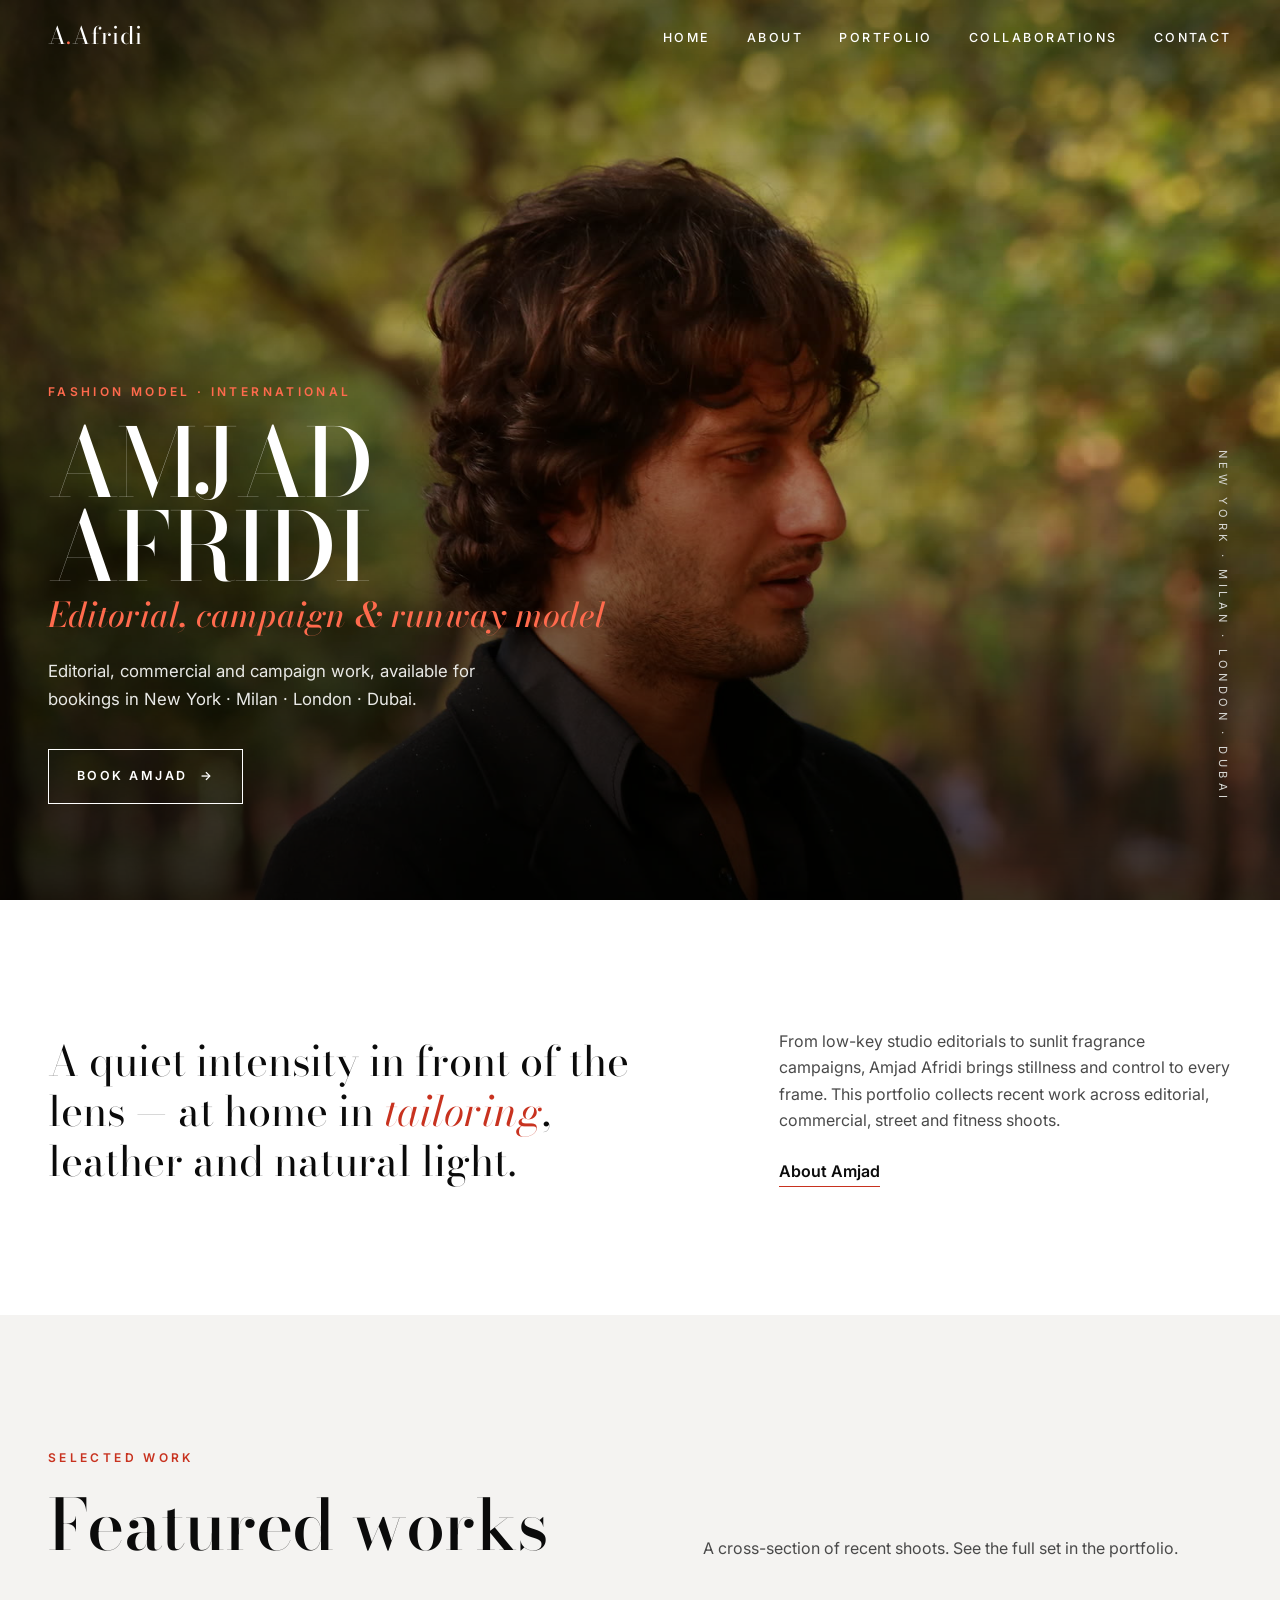
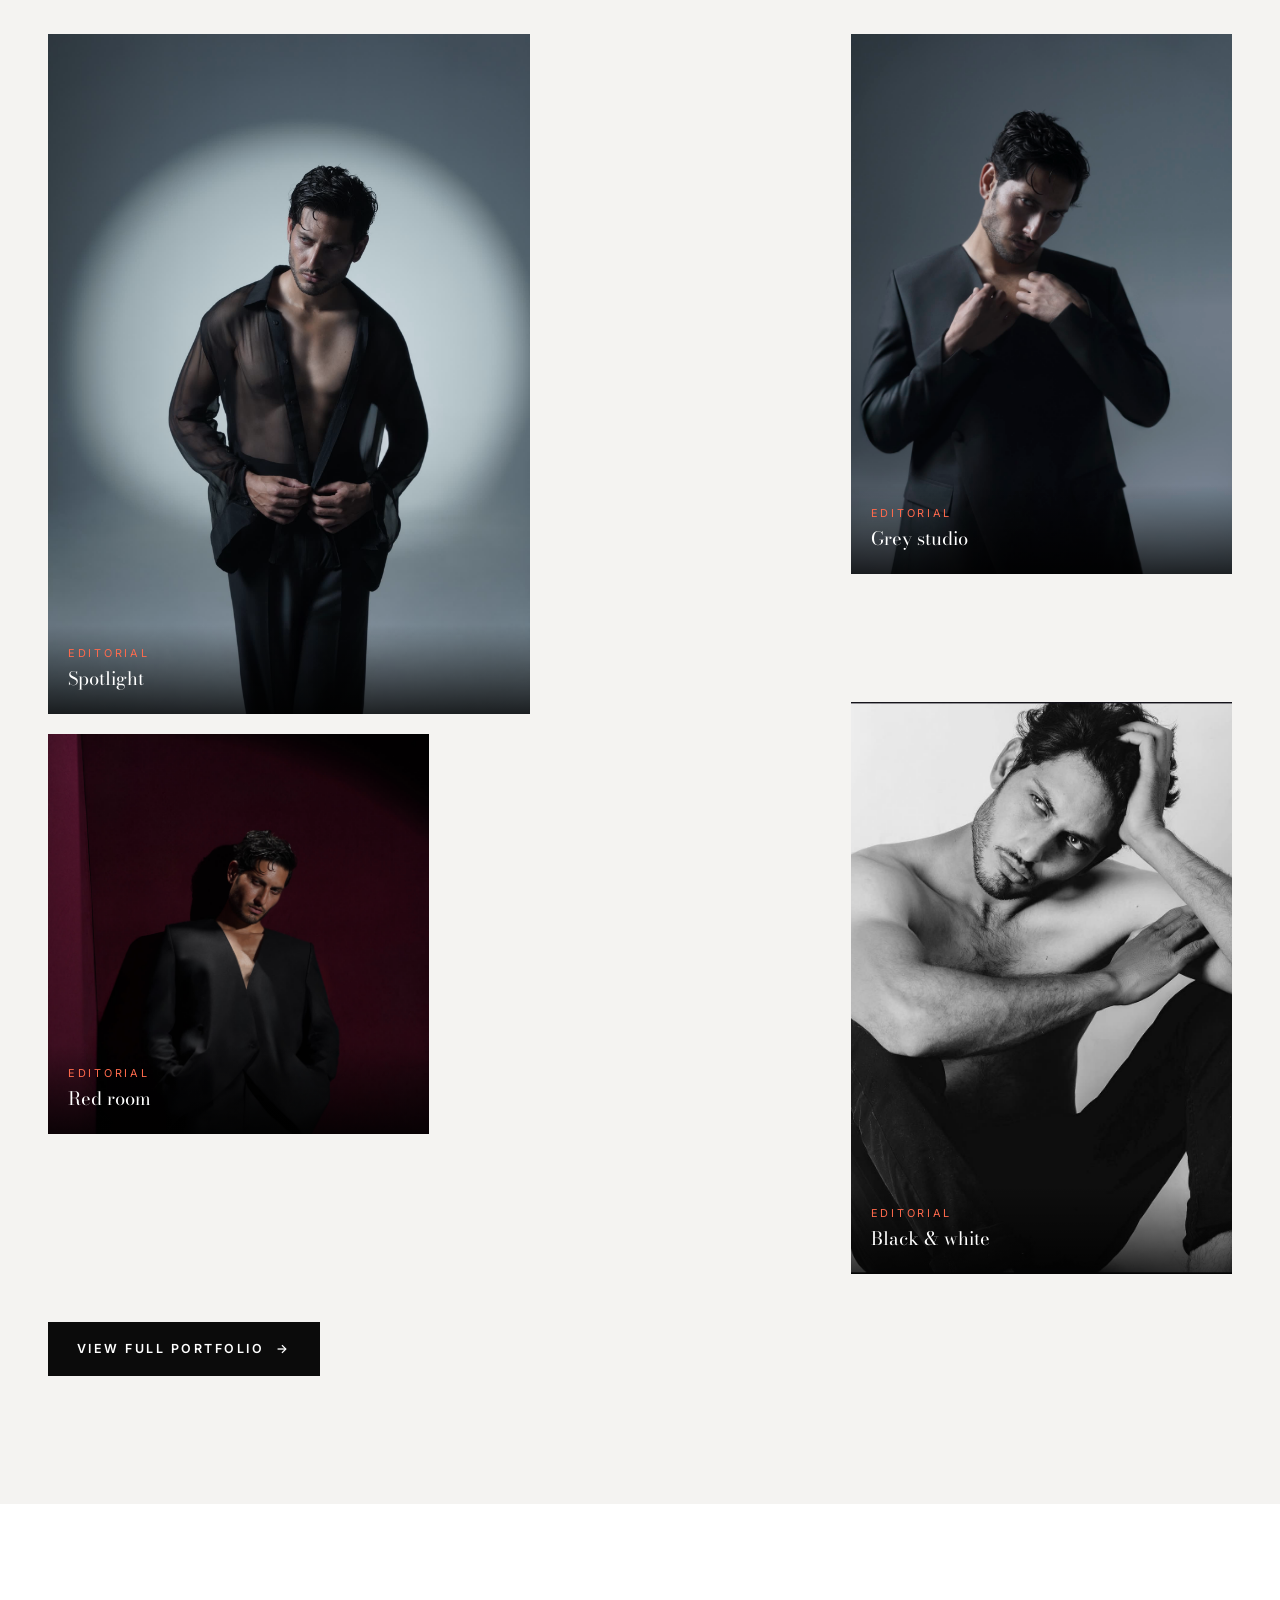
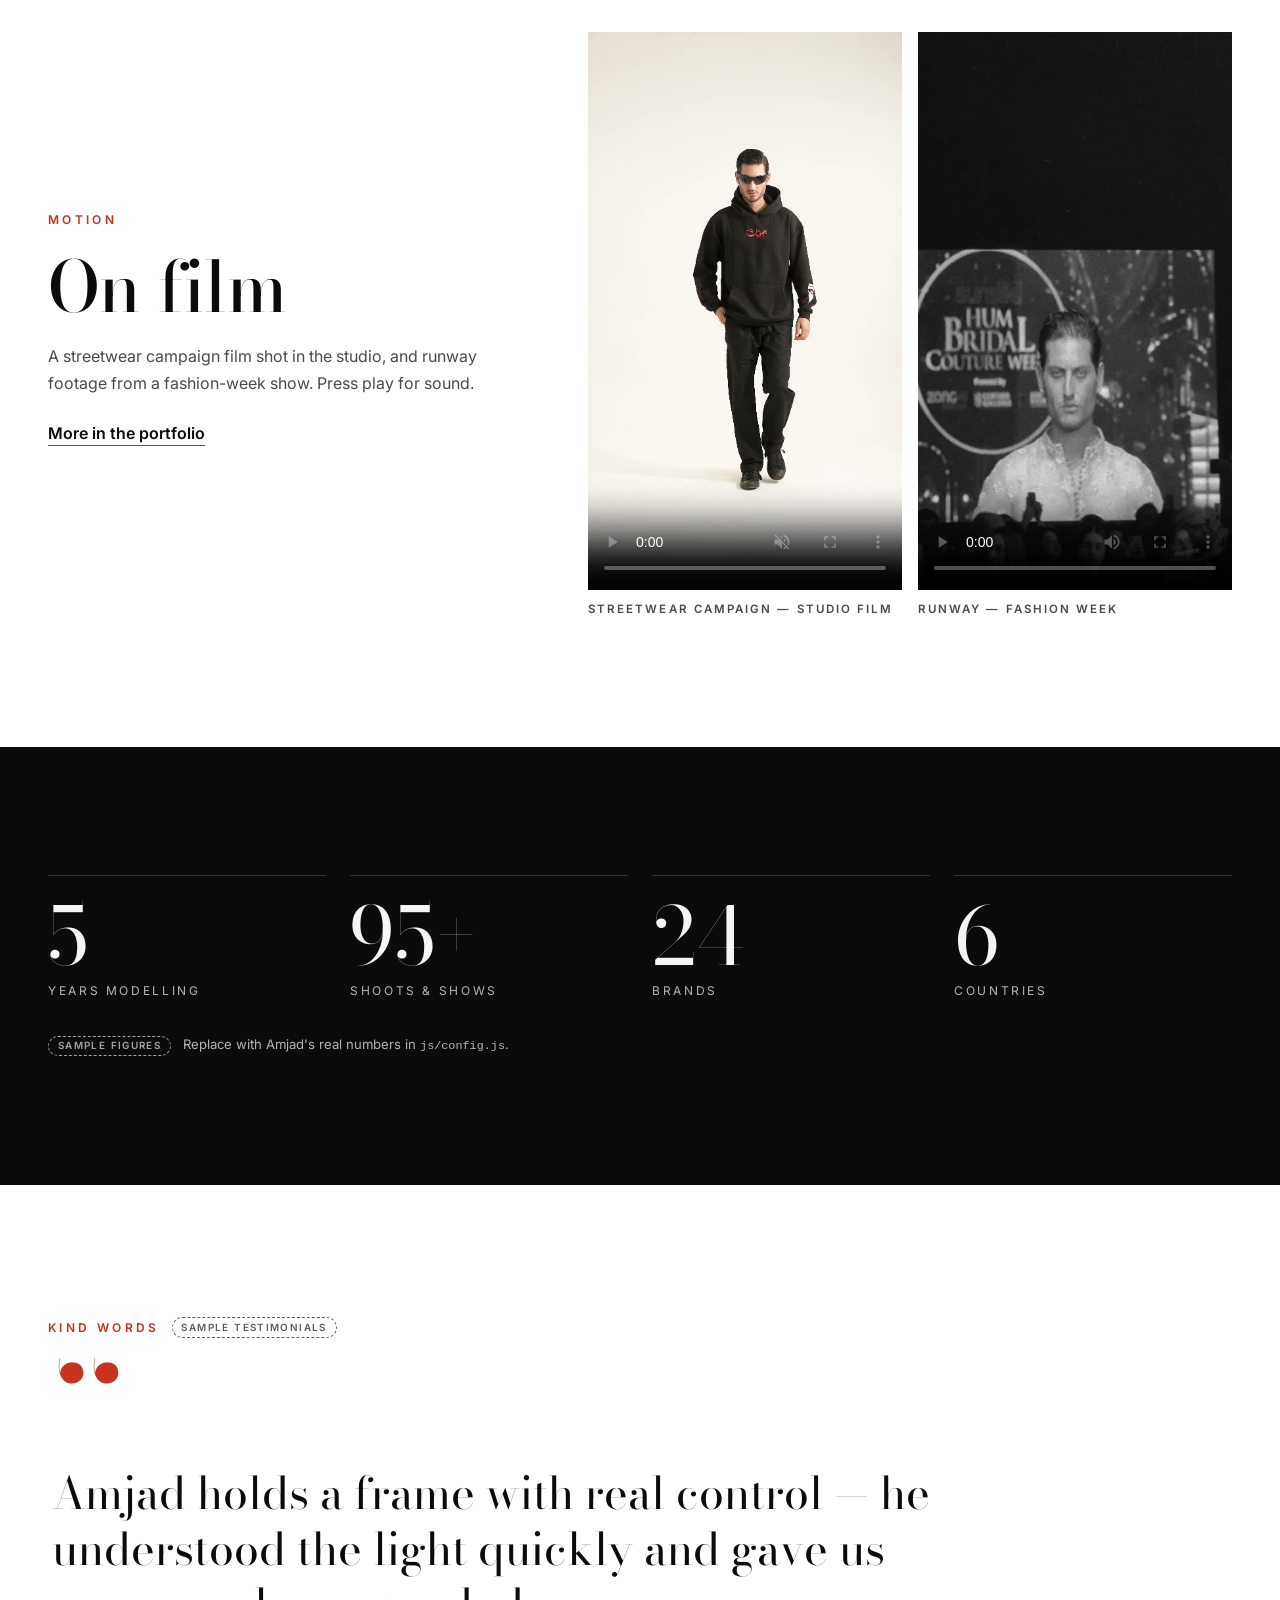
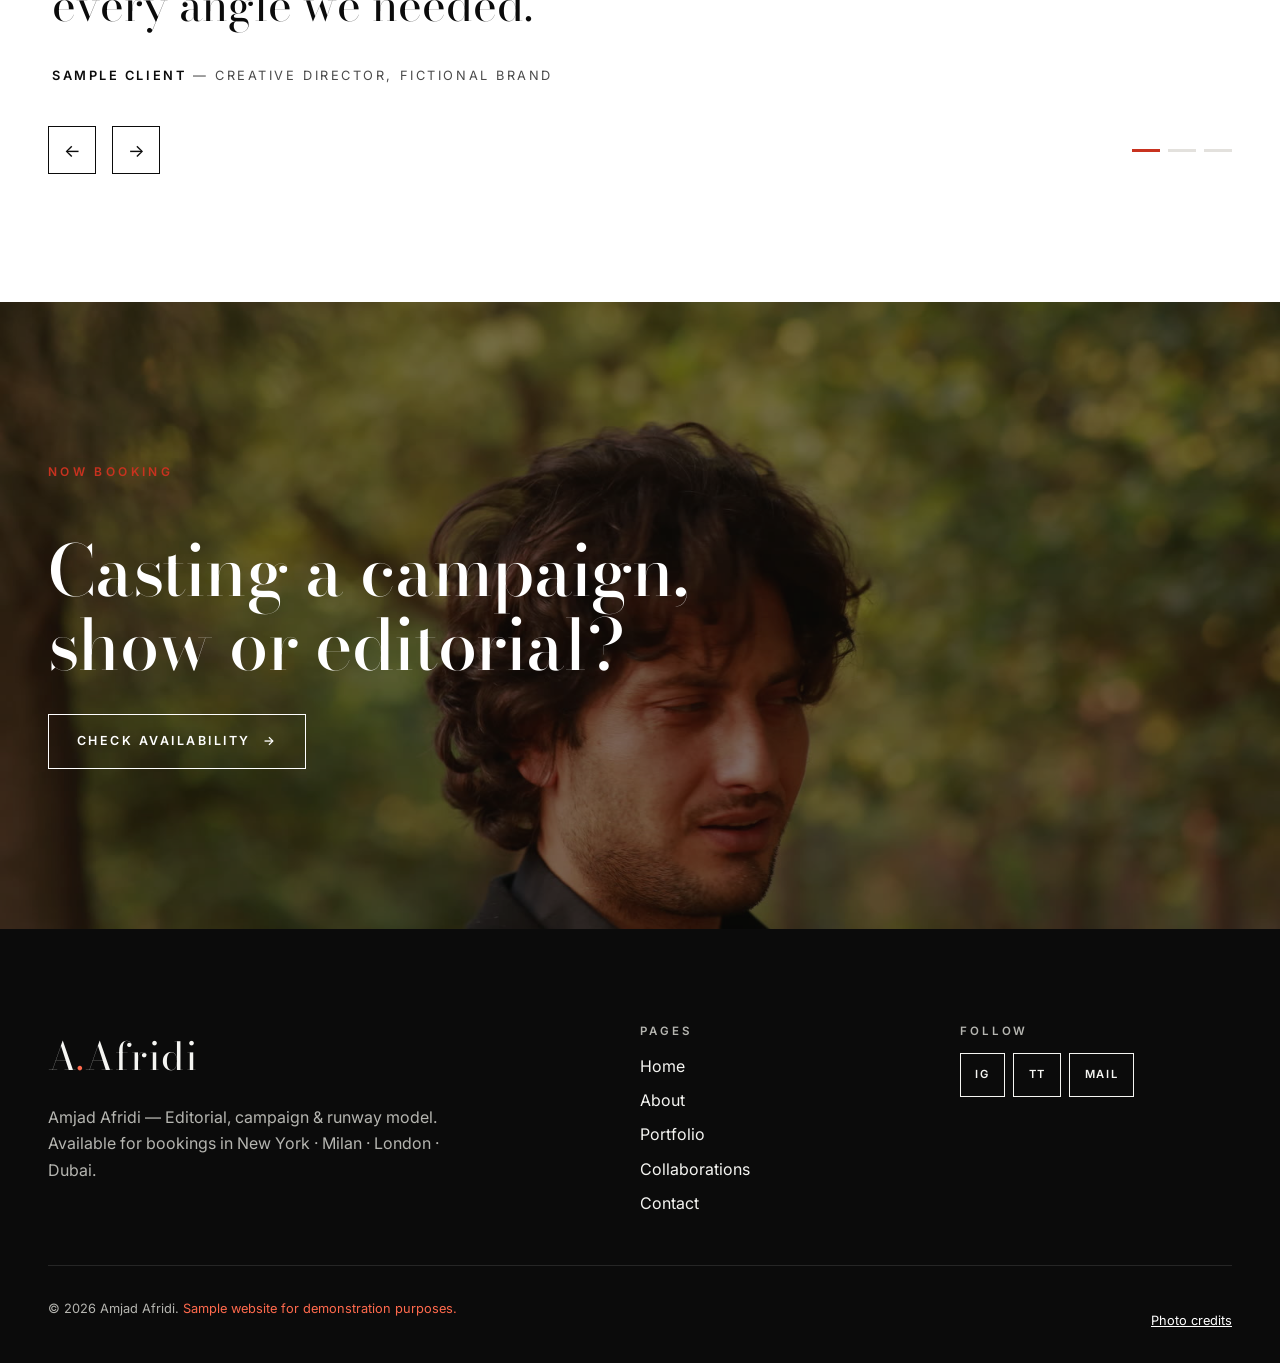
<file: index.html>
<!DOCTYPE html>
<html lang="en">
<head>
  <meta charset="UTF-8">
  <link rel="icon" type="image/svg+xml" href="data:image/svg+xml,%3Csvg xmlns='http://www.w3.org/2000/svg' viewBox='0 0 32 32'%3E%3Crect width='32' height='32' fill='%230b0b0b'/%3E%3Ctext x='16' y='23' font-family='Georgia,serif' font-size='20' text-anchor='middle' fill='%23ffffff'%3EA%3C/text%3E%3C/svg%3E">
  <meta name="viewport" content="width=device-width, initial-scale=1">
  <title>Amjad Afridi — Model | Editorial · Campaign · Runway</title>
  <meta name="description" content="Portfolio of model Amjad Afridi — editorial, commercial, campaign and runway work, available internationally.">
  <meta name="author" content="Amjad Afridi">
  <link rel="preconnect" href="https://fonts.googleapis.com">
  <link rel="preconnect" href="https://fonts.gstatic.com" crossorigin>
  <link href="https://fonts.googleapis.com/css2?family=Bodoni+Moda:ital,opsz,wght@0,6..96,400;0,6..96,500;1,6..96,400&family=Inter:wght@400;500;600;800&display=swap" rel="stylesheet">
  <link rel="stylesheet" href="css/style.css">
  <script>document.documentElement.classList.add('js');</script>
</head>
<body>
  <a class="skip-link" href="#main">Skip to content</a>

  <header class="site-header">
    <div class="container">
      <a class="logo" href="index.html" aria-label="Amjad Afridi — home">A<span>.</span>Afridi</a>
      <button class="nav-toggle" type="button" aria-expanded="false" aria-controls="site-nav" aria-label="Open menu"><span></span></button>
      <nav id="site-nav" class="site-nav" aria-label="Main">
        <ul>
          <li><a href="index.html" aria-current="page">Home</a></li>
          <li><a href="about.html">About</a></li>
          <li><a href="portfolio.html">Portfolio</a></li>
          <li><a href="collaborations.html">Collaborations</a></li>
          <li><a href="contact.html">Contact</a></li>
        </ul>
      </nav>
    </div>
  </header>

  <main id="main">

    <section class="hero" aria-labelledby="hero-title">
      <div class="hero-media">
        <img src="images/amjad-hero-01.jpg" alt="Amjad Afridi in a black suit, photographed outdoors in warm evening light" width="1600" height="1066" fetchpriority="high" style="object-position: 62% 30%">
      </div>
      <p class="hero-cities" aria-hidden="true" data-config="cities">New York · Milan · London · Dubai</p>
      <div class="container hero-content">
        <span class="eyebrow">Fashion model · International</span>
        <h1 id="hero-title">Amjad<br>Afridi <em data-config="tagline">Editorial, campaign &amp; runway model</em></h1>
        <p class="hero-tagline">Editorial, commercial and campaign work, available for bookings in <span data-config="cities">New York · Milan · London · Dubai</span>.</p>
        <a class="btn btn--light" href="contact.html">Book Amjad</a>
      </div>
    </section>

    <section class="section" aria-labelledby="intro-title">
      <div class="container intro">
        <p class="intro-lead reveal" id="intro-title">A quiet intensity in front of the lens &mdash; at home in <em>tailoring</em>, leather and natural light.</p>
        <div class="intro-body reveal reveal-delay-1">
          <p>From low-key studio editorials to sunlit fragrance campaigns, Amjad Afridi brings stillness and control to every frame. This portfolio collects recent work across editorial, commercial, street and fitness shoots.</p>
          <a class="text-link" href="about.html">About Amjad</a>
        </div>
      </div>
    </section>

    <section class="section section--surface" aria-labelledby="featured-title">
      <div class="container">
        <div class="section-head">
          <div><span class="eyebrow">Selected work</span><h2 id="featured-title">Featured works</h2></div>
          <p>A cross-section of recent shoots. See the full set in the portfolio.</p>
        </div>
        <div class="featured">
          <a class="work reveal" href="portfolio.html">
            <img src="images/amjad-pro-editorial-02.jpg" alt="Amjad Afridi in a sheer black shirt under a circular spotlight" loading="lazy">
            <span class="work-meta"><small>Editorial</small><span>Spotlight</span></span>
          </a>
          <a class="work reveal reveal-delay-1" href="portfolio.html">
            <img src="images/amjad-pro-commercial-01.jpg" alt="Close-up of Amjad Afridi in sunglasses and a cream striped knit polo" loading="lazy">
            <span class="work-meta"><small>Commercial</small><span>Knitwear campaign</span></span>
          </a>
          <a class="work reveal reveal-delay-2" href="portfolio.html">
            <img src="images/amjad-pro-editorial-01.jpg" alt="Amjad Afridi in a black suit against a grey studio backdrop, adjusting his collar" loading="lazy">
            <span class="work-meta"><small>Editorial</small><span>Grey studio</span></span>
          </a>
          <a class="work reveal" href="portfolio.html">
            <img src="images/amjad-commercial-01.jpg" alt="Close-up of Amjad Afridi in sunglasses holding a fragrance bottle" loading="lazy">
            <span class="work-meta"><small>Commercial</small><span>Fragrance campaign</span></span>
          </a>
          <a class="work reveal reveal-delay-1" href="portfolio.html">
            <img src="images/amjad-pro-editorial-03.jpg" alt="Amjad Afridi in a black suit against a deep red backdrop" loading="lazy">
            <span class="work-meta"><small>Editorial</small><span>Red room</span></span>
          </a>
          <a class="work reveal reveal-delay-2" href="portfolio.html">
            <img src="images/amjad-pro-editorial-04.jpg" alt="Black-and-white portrait of Amjad Afridi seated, shirtless, hand in his hair" loading="lazy">
            <span class="work-meta"><small>Editorial</small><span>Black &amp; white</span></span>
          </a>
        </div>
        <p style="margin-top:3rem"><a class="btn btn--solid" href="portfolio.html">View full portfolio</a></p>
      </div>
    </section>

    <section class="section showreel" aria-labelledby="reel-title">
      <div class="container showreel-grid">
        <div class="reveal">
          <span class="eyebrow">Motion</span>
          <h2 id="reel-title">On film</h2>
          <p>A streetwear campaign film shot in the studio, and runway footage from a fashion-week show. Press play for sound.</p>
          <a class="text-link" href="portfolio.html#motion">More in the portfolio</a>
        </div>
        <div class="films">
          <figure class="film">
            <video src="videos/amjad-film-campaign.mp4" poster="images/amjad-film-campaign-poster.jpg" autoplay muted loop playsinline controls preload="metadata" aria-label="Streetwear campaign film starring Amjad Afridi"></video>
            <figcaption>Streetwear campaign — studio film</figcaption>
          </figure>
          <figure class="film">
            <video src="videos/amjad-film-runway.mp4" poster="images/amjad-film-runway-poster.jpg" playsinline controls preload="metadata" aria-label="Runway footage of Amjad Afridi at a fashion week"></video>
            <figcaption>Runway — fashion week</figcaption>
          </figure>
        </div>
      </div>
    </section>

    <section class="section section--dark" aria-label="Career in numbers">
      <div class="container">
        <div class="stats">
          <div class="stat reveal"><span class="stat-num" data-count="6" data-config-count="stats.years">6</span><span class="stat-label">Years modelling</span></div>
          <div class="stat reveal reveal-delay-1"><span class="stat-num" data-count="120" data-suffix="+" data-config-count="stats.shoots">120+</span><span class="stat-label">Shoots &amp; shows</span></div>
          <div class="stat reveal reveal-delay-2"><span class="stat-num" data-count="30" data-config-count="stats.brands">30</span><span class="stat-label">Brands</span></div>
          <div class="stat reveal reveal-delay-3"><span class="stat-num" data-count="8" data-config-count="stats.countries">8</span><span class="stat-label">Countries</span></div>
        </div>
        <p class="sample-line"><span class="sample-tag" title="Placeholder content — replace with real details">Sample figures</span> Replace with Amjad's real numbers in <code>js/config.js</code>.</p>
      </div>
    </section>

    <section class="section" aria-labelledby="testimonials-title">
      <div class="container">
        <span class="eyebrow">Kind words</span> <span class="sample-tag" title="Placeholder content — replace with real details">Sample testimonials</span>
        <h2 id="testimonials-title" class="visually-hidden">Testimonials</h2>
        <div class="slider" data-slider aria-roledescription="carousel" aria-label="Testimonials">
          <div class="slider-track">
            <figure class="slide" aria-roledescription="slide" aria-label="1 of 3">
              <blockquote>Amjad holds a frame with real control — he understood the light quickly and gave us every angle we needed.</blockquote>
              <figcaption><strong>Sample client</strong> — Creative Director, fictional brand</figcaption>
            </figure>
            <figure class="slide" aria-roledescription="slide" aria-label="2 of 3">
              <blockquote>Calm, prepared and easy to direct across a long campaign day. Exactly what you want on set.</blockquote>
              <figcaption><strong>Sample client</strong> — Producer, fictional agency</figcaption>
            </figure>
            <figure class="slide" aria-roledescription="slide" aria-label="3 of 3">
              <blockquote>Strong presence in movement and stillness alike. The clothes stay the story.</blockquote>
              <figcaption><strong>Sample client</strong> — Designer, fictional label</figcaption>
            </figure>
          </div>
          <div class="slider-controls">
            <button class="slider-btn" type="button" data-slider-prev aria-label="Previous testimonial">&#8592;</button>
            <button class="slider-btn" type="button" data-slider-next aria-label="Next testimonial">&#8594;</button>
            <div class="slider-dots"></div>
          </div>
        </div>
      </div>
    </section>

    <section class="cta-banner" aria-labelledby="cta-title">
      <img src="images/amjad-cta-01.jpg" alt="" loading="lazy" style="object-position: 35% 30%">
      <div class="container">
        <span class="eyebrow">Now booking</span>
        <h2 id="cta-title" class="reveal">Casting a campaign, show or editorial?</h2>
        <a class="btn btn--light reveal reveal-delay-1" href="contact.html">Check availability</a>
      </div>
    </section>
  </main>

  <footer class="site-footer">
    <div class="container">
      <div class="footer-top">
        <div class="footer-brand">
          <a class="logo" href="index.html">A<span>.</span>Afridi</a>
          <p><span data-config="name">Amjad Afridi</span> — <span data-config="tagline">Editorial, campaign &amp; runway model</span>. Available for bookings in <span data-config="cities">New York · Milan · London · Dubai</span>.</p>
        </div>
        <div>
          <h2>Pages</h2>
          <ul class="footer-links">
            <li><a href="index.html">Home</a></li>
            <li><a href="about.html">About</a></li>
            <li><a href="portfolio.html">Portfolio</a></li>
            <li><a href="collaborations.html">Collaborations</a></li>
            <li><a href="contact.html">Contact</a></li>
          </ul>
        </div>
        <div>
          <h2>Follow</h2>
          <ul class="socials">
            <li><a href="#" data-config-href="links.instagram" aria-label="Instagram (sample link)">IG</a></li>
            <li><a href="#" data-config-href="links.tiktok" aria-label="TikTok (sample link)">TT</a></li>
            <li><a href="mailto:bookings@amjadafridi.example" data-config-href="links.email" aria-label="Email">Mail</a></li>
          </ul>
        </div>
      </div>
      <div class="footer-bottom">
        <p>&copy; <span data-year>2026</span> <span data-config="name">Amjad Afridi</span>. <span class="sample-note">Sample website for demonstration purposes.</span></p>
        <p><a href="CREDITS.md">Photo credits</a></p>
      </div>
    </div>
  </footer>

  <script src="js/config.js"></script>
  <script src="js/main.js" defer></script>
</body>
</html>
</file>
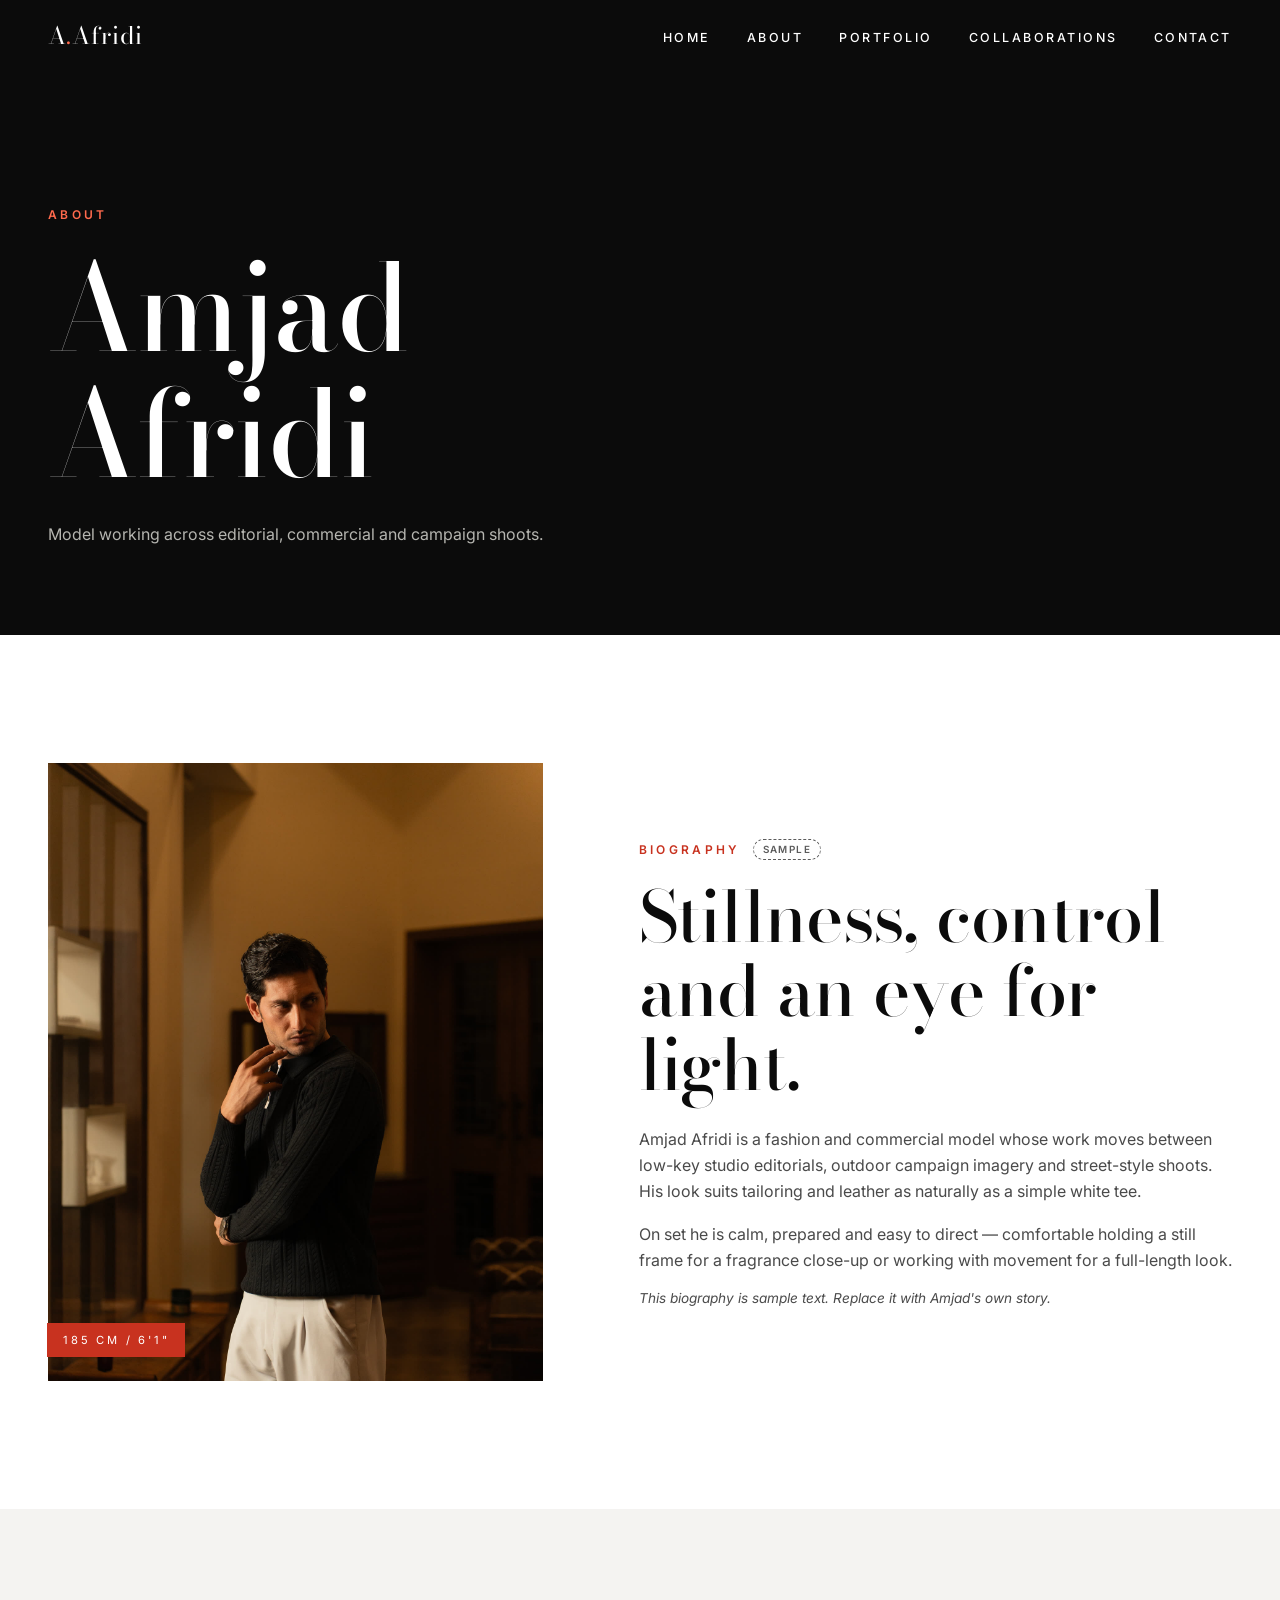
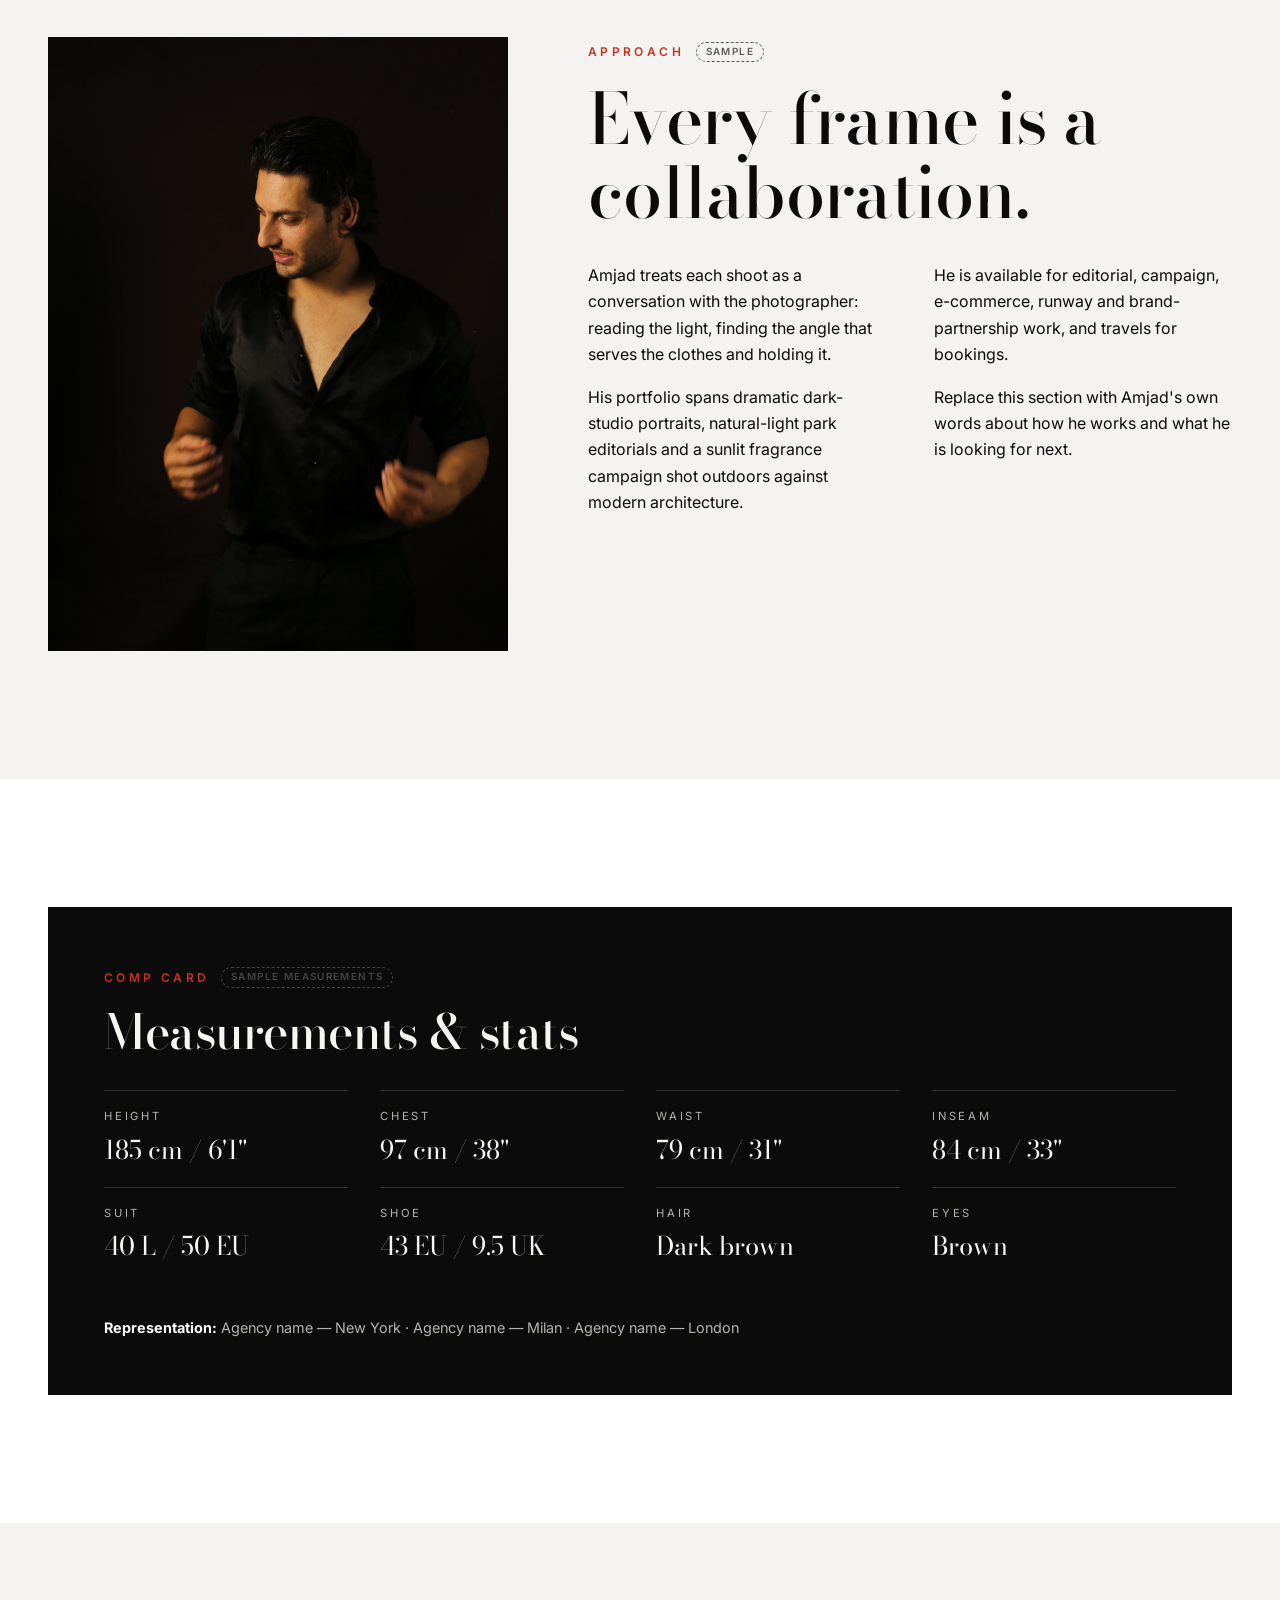
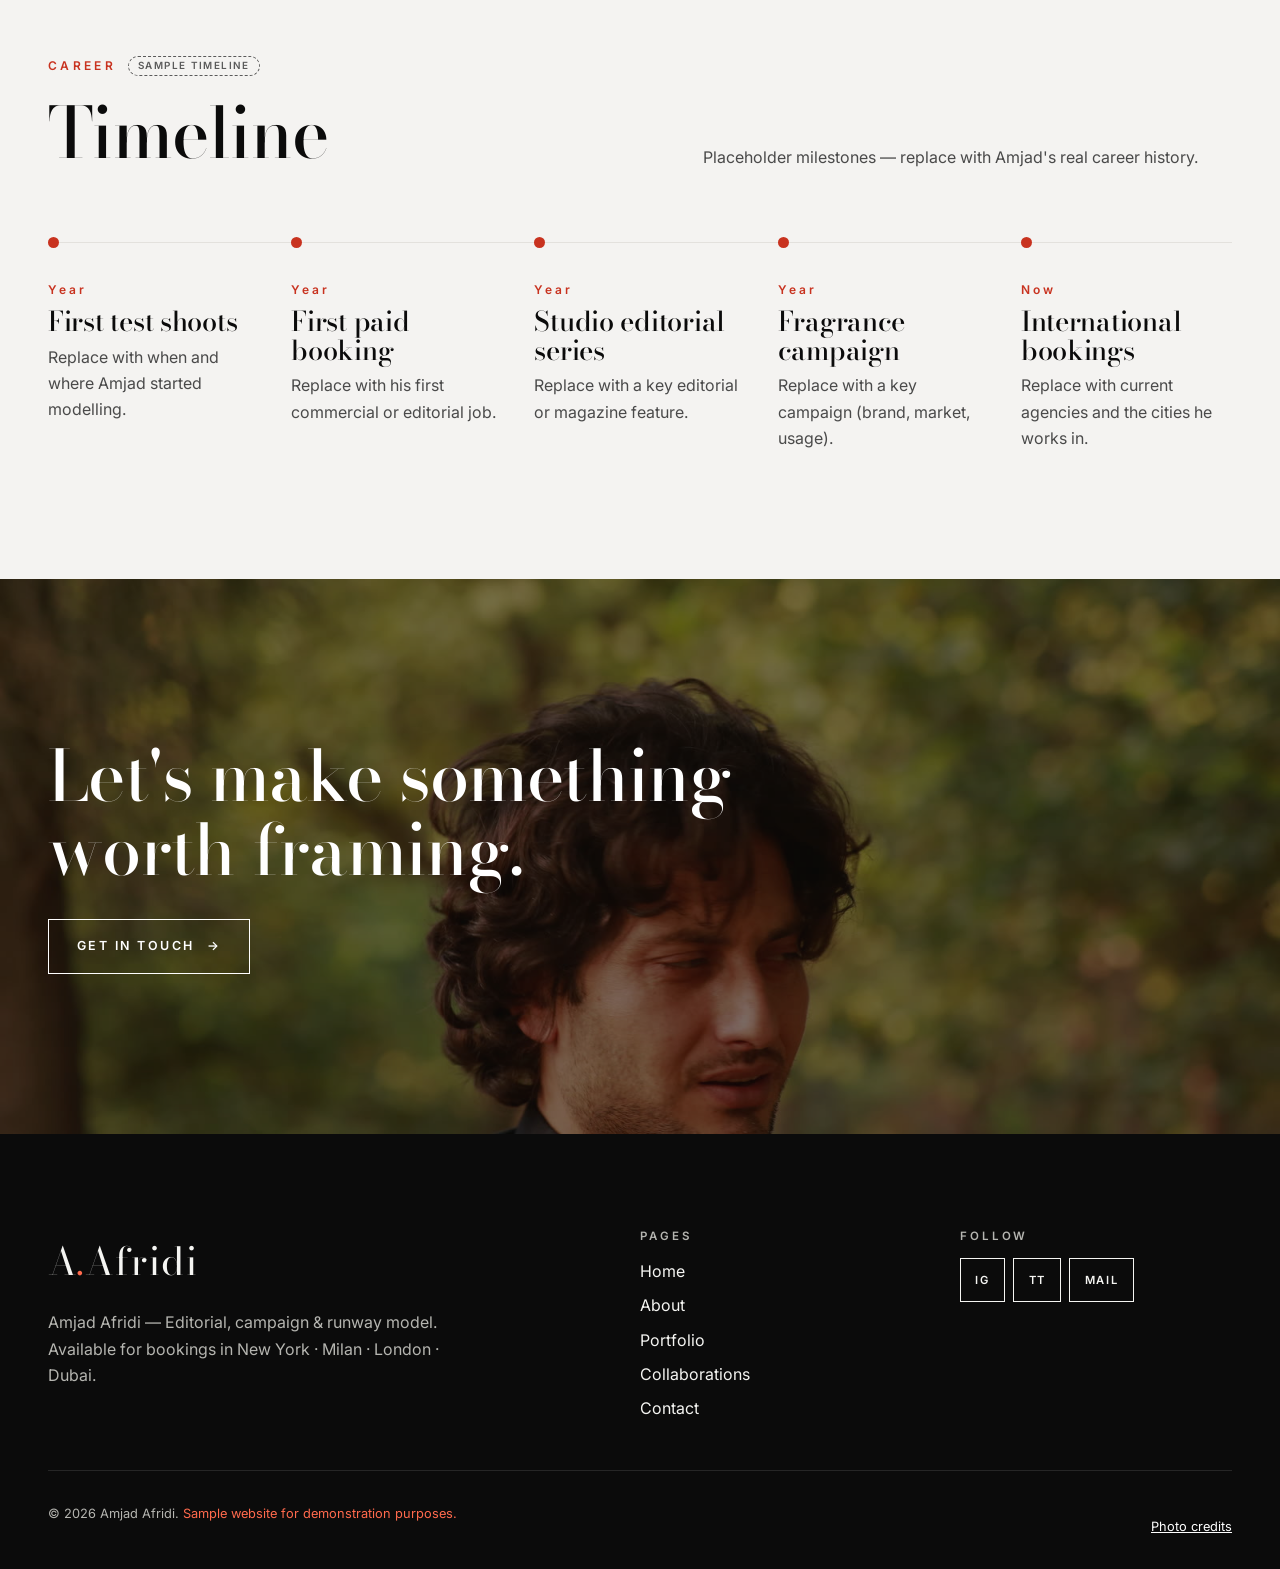
<file: about.html>
<!DOCTYPE html>
<html lang="en">
<head>
  <meta charset="UTF-8">
  <link rel="icon" type="image/svg+xml" href="data:image/svg+xml,%3Csvg xmlns='http://www.w3.org/2000/svg' viewBox='0 0 32 32'%3E%3Crect width='32' height='32' fill='%230b0b0b'/%3E%3Ctext x='16' y='23' font-family='Georgia,serif' font-size='20' text-anchor='middle' fill='%23ffffff'%3EA%3C/text%3E%3C/svg%3E">
  <meta name="viewport" content="width=device-width, initial-scale=1">
  <title>About | Amjad Afridi — Model</title>
  <meta name="description" content="About model Amjad Afridi — biography, measurements and career timeline.">
  <meta name="author" content="Amjad Afridi">
  <link rel="preconnect" href="https://fonts.googleapis.com">
  <link rel="preconnect" href="https://fonts.gstatic.com" crossorigin>
  <link href="https://fonts.googleapis.com/css2?family=Bodoni+Moda:ital,opsz,wght@0,6..96,400;0,6..96,500;1,6..96,400&family=Inter:wght@400;500;600;800&display=swap" rel="stylesheet">
  <link rel="stylesheet" href="css/style.css">
  <script>document.documentElement.classList.add('js');</script>
</head>
<body>
  <a class="skip-link" href="#main">Skip to content</a>

  <header class="site-header">
    <div class="container">
      <a class="logo" href="index.html" aria-label="Amjad Afridi — home">A<span>.</span>Afridi</a>
      <button class="nav-toggle" type="button" aria-expanded="false" aria-controls="site-nav" aria-label="Open menu"><span></span></button>
      <nav id="site-nav" class="site-nav" aria-label="Main">
        <ul>
          <li><a href="index.html">Home</a></li>
          <li><a href="about.html" aria-current="page">About</a></li>
          <li><a href="portfolio.html">Portfolio</a></li>
          <li><a href="collaborations.html">Collaborations</a></li>
          <li><a href="contact.html">Contact</a></li>
        </ul>
      </nav>
    </div>
  </header>

  <main id="main">

    <section class="page-head">
      <div class="container">
        <span class="eyebrow">About</span>
        <h1>Amjad<br>Afridi</h1>
        <p>Model working across editorial, commercial and campaign shoots.</p>
      </div>
    </section>

    <section class="section" aria-labelledby="bio-title">
      <div class="container about-grid">
        <figure class="about-portrait reveal">
          <img src="images/amjad-pro-about-01.jpg" alt="Amjad Afridi in a black knit and cream trousers in a warm-lit interior" loading="lazy" style="object-position: 50% 20%">
          <figcaption data-config="measurements.height">185 cm / 6'1"</figcaption>
        </figure>
        <div class="about-text reveal reveal-delay-1">
          <span class="eyebrow">Biography</span> <span class="sample-tag" title="Placeholder content — replace with real details">Sample</span>
          <h2 id="bio-title">Stillness, control and an eye for light.</h2>
          <p>Amjad Afridi is a fashion and commercial model whose work moves between low-key studio editorials, outdoor campaign imagery and street-style shoots. His look suits tailoring and leather as naturally as a simple white tee.</p>
          <p>On set he is calm, prepared and easy to direct — comfortable holding a still frame for a fragrance close-up or working with movement for a full-length look.</p>
          <p class="note">This biography is sample text. Replace it with Amjad's own story.</p>
        </div>
      </div>
    </section>

    <section class="section section--surface" aria-labelledby="story-title">
      <div class="container story">
        <img class="reveal" src="images/amjad-about-02.jpg" alt="Amjad Afridi in a black shirt against a dark studio backdrop" loading="lazy" style="object-position: 50% 20%">
        <div class="reveal reveal-delay-1">
          <span class="eyebrow">Approach</span> <span class="sample-tag" title="Placeholder content — replace with real details">Sample</span>
          <h2 id="story-title" style="margin-bottom:2rem">Every frame is a collaboration.</h2>
          <div class="story-text">
            <p>Amjad treats each shoot as a conversation with the photographer: reading the light, finding the angle that serves the clothes and holding it.</p>
            <p>His portfolio spans dramatic dark-studio portraits, natural-light park editorials and a sunlit fragrance campaign shot outdoors against modern architecture.</p>
            <p>He is available for editorial, campaign, e-commerce, runway and brand-partnership work, and travels for bookings.</p>
            <p>Replace this section with Amjad's own words about how he works and what he is looking for next.</p>
          </div>
        </div>
      </div>
    </section>

    <section class="section" aria-labelledby="stats-title">
      <div class="container">
        <div class="card-stats reveal">
          <span class="eyebrow">Comp card</span> <span class="sample-tag" title="Placeholder content — replace with real details">Sample measurements</span>
          <h2 id="stats-title">Measurements &amp; stats</h2>
          <dl class="measure-list">
            <div><dt>Height</dt><dd data-config="measurements.height">185 cm / 6'1"</dd></div>
            <div><dt>Chest</dt><dd data-config="measurements.chest">97 cm / 38"</dd></div>
            <div><dt>Waist</dt><dd data-config="measurements.waist">79 cm / 31"</dd></div>
            <div><dt>Inseam</dt><dd data-config="measurements.inseam">84 cm / 33"</dd></div>
            <div><dt>Suit</dt><dd data-config="measurements.suit">40 L / 50 EU</dd></div>
            <div><dt>Shoe</dt><dd data-config="measurements.shoe">43 EU / 9.5 UK</dd></div>
            <div><dt>Hair</dt><dd data-config="measurements.hair">Dark brown</dd></div>
            <div><dt>Eyes</dt><dd data-config="measurements.eyes">Brown</dd></div>
          </dl>
          <p class="agencies"><strong>Representation:</strong> <span data-config="agencies.newYork">Agency name — New York</span> &middot; <span data-config="agencies.milan">Agency name — Milan</span> &middot; <span data-config="agencies.london">Agency name — London</span></p>
        </div>
      </div>
    </section>

    <section class="section section--surface" aria-labelledby="timeline-title">
      <div class="container">
        <div class="section-head"><div><span class="eyebrow">Career</span> <span class="sample-tag" title="Placeholder content — replace with real details">Sample timeline</span><h2 id="timeline-title">Timeline</h2></div><p>Placeholder milestones — replace with Amjad's real career history.</p></div>
        <ol class="timeline">
          <li class="reveal"><time>Year</time><h3>First test shoots</h3><p>Replace with when and where Amjad started modelling.</p></li>
          <li class="reveal reveal-delay-1"><time>Year</time><h3>First paid booking</h3><p>Replace with his first commercial or editorial job.</p></li>
          <li class="reveal reveal-delay-2"><time>Year</time><h3>Studio editorial series</h3><p>Replace with a key editorial or magazine feature.</p></li>
          <li class="reveal reveal-delay-3"><time>Year</time><h3>Fragrance campaign</h3><p>Replace with a key campaign (brand, market, usage).</p></li>
          <li class="reveal reveal-delay-3"><time>Now</time><h3>International bookings</h3><p>Replace with current agencies and the cities he works in.</p></li>
        </ol>
      </div>
    </section>

    <section class="cta-banner" aria-labelledby="cta-title">
      <img src="images/amjad-cta-01.jpg" alt="" loading="lazy" style="object-position: 35% 30%">
      <div class="container">
        <h2 id="cta-title">Let's make something worth framing.</h2>
        <a class="btn btn--light" href="contact.html">Get in touch</a>
      </div>
    </section>
  </main>

  <footer class="site-footer">
    <div class="container">
      <div class="footer-top">
        <div class="footer-brand">
          <a class="logo" href="index.html">A<span>.</span>Afridi</a>
          <p><span data-config="name">Amjad Afridi</span> — <span data-config="tagline">Editorial, campaign &amp; runway model</span>. Available for bookings in <span data-config="cities">New York · Milan · London · Dubai</span>.</p>
        </div>
        <div>
          <h2>Pages</h2>
          <ul class="footer-links">
            <li><a href="index.html">Home</a></li>
            <li><a href="about.html">About</a></li>
            <li><a href="portfolio.html">Portfolio</a></li>
            <li><a href="collaborations.html">Collaborations</a></li>
            <li><a href="contact.html">Contact</a></li>
          </ul>
        </div>
        <div>
          <h2>Follow</h2>
          <ul class="socials">
            <li><a href="#" data-config-href="links.instagram" aria-label="Instagram (sample link)">IG</a></li>
            <li><a href="#" data-config-href="links.tiktok" aria-label="TikTok (sample link)">TT</a></li>
            <li><a href="mailto:bookings@amjadafridi.example" data-config-href="links.email" aria-label="Email">Mail</a></li>
          </ul>
        </div>
      </div>
      <div class="footer-bottom">
        <p>&copy; <span data-year>2026</span> <span data-config="name">Amjad Afridi</span>. <span class="sample-note">Sample website for demonstration purposes.</span></p>
        <p><a href="CREDITS.md">Photo credits</a></p>
      </div>
    </div>
  </footer>

  <script src="js/config.js"></script>
  <script src="js/main.js" defer></script>
</body>
</html>
</file>
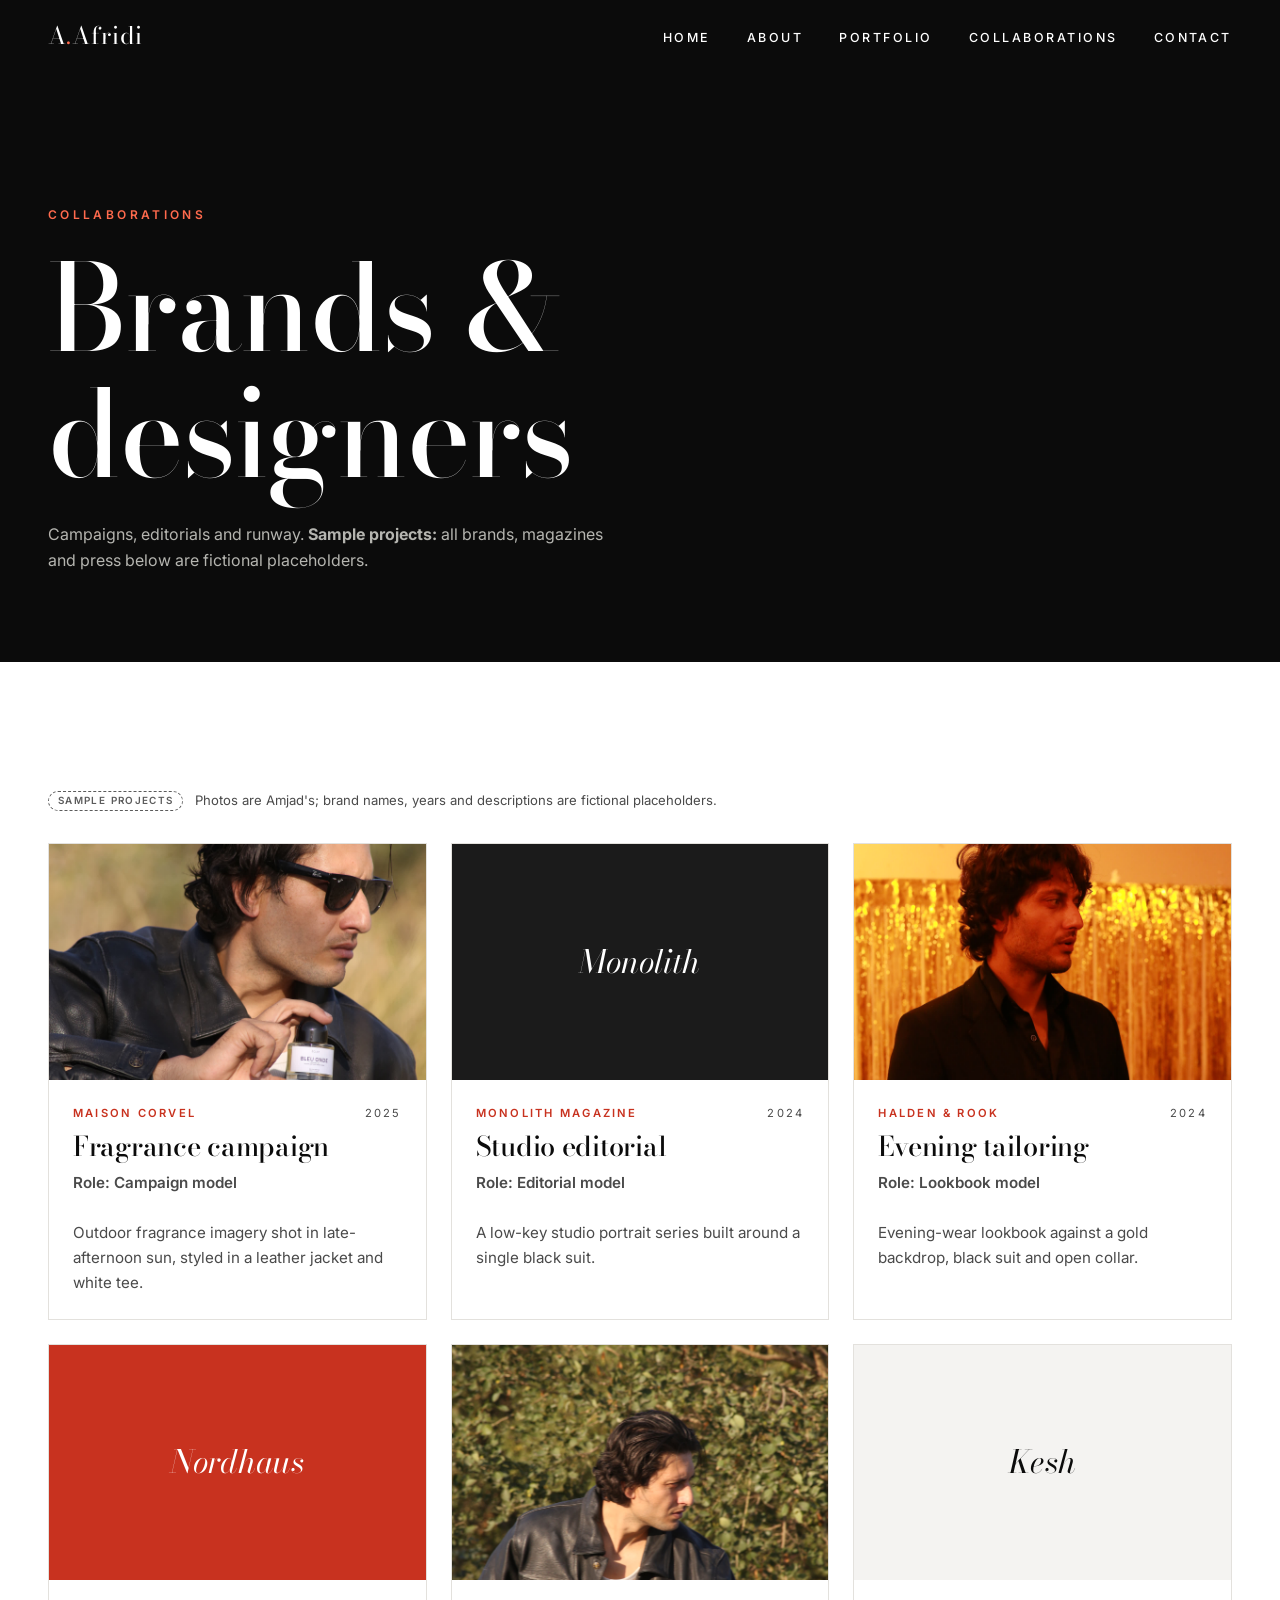
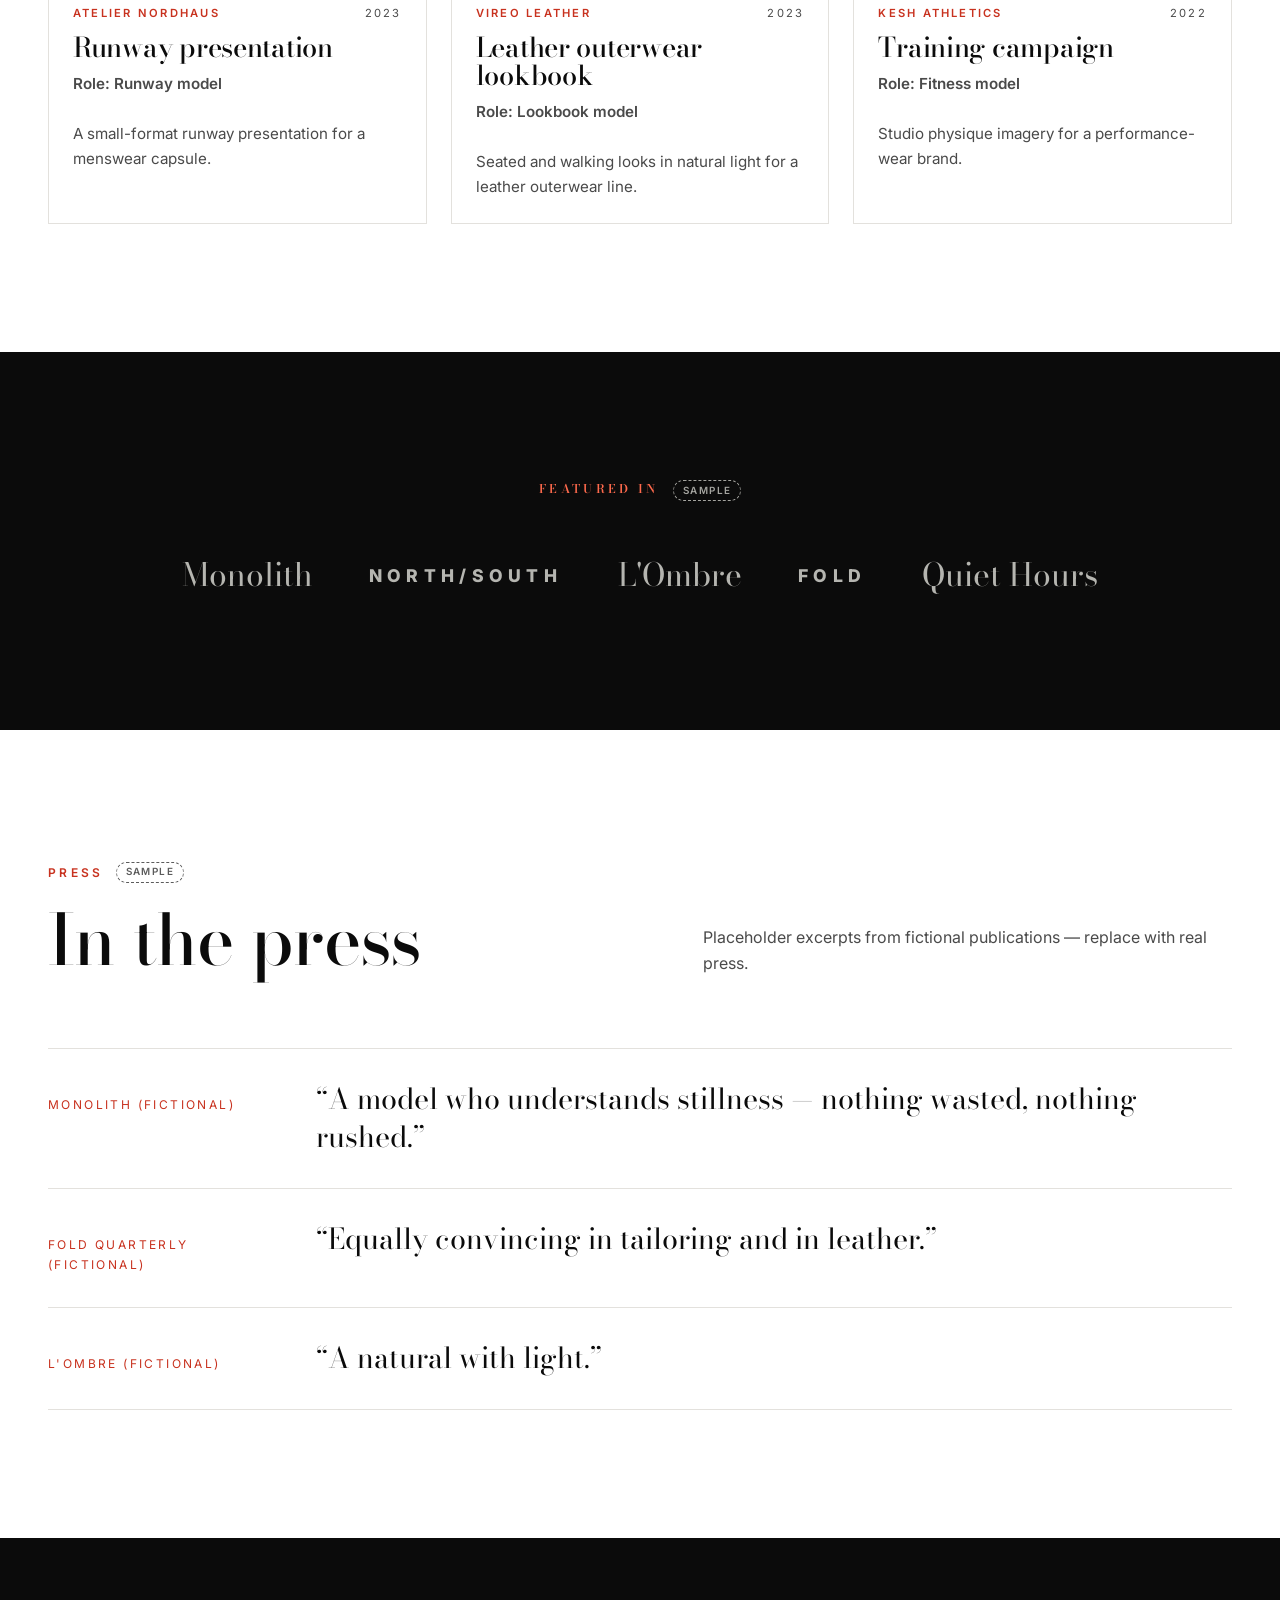
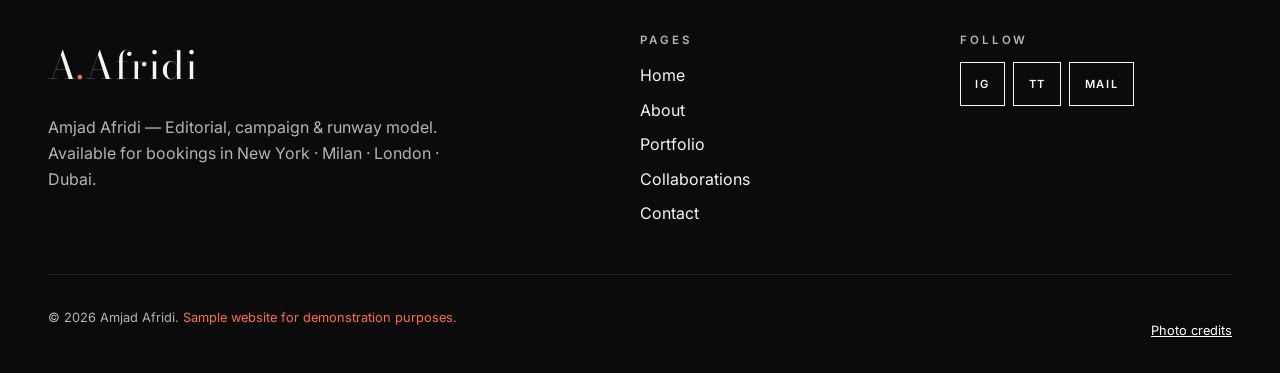
<file: collaborations.html>
<!DOCTYPE html>
<html lang="en">
<head>
  <meta charset="UTF-8">
  <link rel="icon" type="image/svg+xml" href="data:image/svg+xml,%3Csvg xmlns='http://www.w3.org/2000/svg' viewBox='0 0 32 32'%3E%3Crect width='32' height='32' fill='%230b0b0b'/%3E%3Ctext x='16' y='23' font-family='Georgia,serif' font-size='20' text-anchor='middle' fill='%23ffffff'%3EA%3C/text%3E%3C/svg%3E">
  <meta name="viewport" content="width=device-width, initial-scale=1">
  <title>Collaborations | Amjad Afridi — Model</title>
  <meta name="description" content="Brand, magazine and designer collaborations — sample projects for model Amjad Afridi.">
  <meta name="author" content="Amjad Afridi">
  <link rel="preconnect" href="https://fonts.googleapis.com">
  <link rel="preconnect" href="https://fonts.gstatic.com" crossorigin>
  <link href="https://fonts.googleapis.com/css2?family=Bodoni+Moda:ital,opsz,wght@0,6..96,400;0,6..96,500;1,6..96,400&family=Inter:wght@400;500;600;800&display=swap" rel="stylesheet">
  <link rel="stylesheet" href="css/style.css">
  <script>document.documentElement.classList.add('js');</script>
</head>
<body>
  <a class="skip-link" href="#main">Skip to content</a>

  <header class="site-header">
    <div class="container">
      <a class="logo" href="index.html" aria-label="Amjad Afridi — home">A<span>.</span>Afridi</a>
      <button class="nav-toggle" type="button" aria-expanded="false" aria-controls="site-nav" aria-label="Open menu"><span></span></button>
      <nav id="site-nav" class="site-nav" aria-label="Main">
        <ul>
          <li><a href="index.html">Home</a></li>
          <li><a href="about.html">About</a></li>
          <li><a href="portfolio.html">Portfolio</a></li>
          <li><a href="collaborations.html" aria-current="page">Collaborations</a></li>
          <li><a href="contact.html">Contact</a></li>
        </ul>
      </nav>
    </div>
  </header>

  <main id="main">

    <section class="page-head">
      <div class="container">
        <span class="eyebrow">Collaborations</span>
        <h1>Brands &amp;<br>designers</h1>
        <p>Campaigns, editorials and runway. <strong>Sample projects:</strong> all brands, magazines and press below are fictional placeholders.</p>
      </div>
    </section>

    <section class="section" aria-labelledby="collab-title">
      <div class="container">
        <h2 id="collab-title" class="visually-hidden">Selected collaborations</h2>
        <p class="sample-line sample-line--light"><span class="sample-tag" title="Placeholder content — replace with real details">Sample projects</span> Photos are Amjad's; brand names, years and descriptions are fictional placeholders.</p>
        <div class="collab-grid">
          <article class="collab-card reveal">
            <div class="media"><img src="images/amjad-collab-01.jpg" alt="Amjad Afridi — Fragrance campaign" loading="lazy" style="object-position: 50% 30%"></div>
            <div class="collab-body">
              <div class="collab-top"><span class="brand">Maison Corvel</span><span>2025</span></div>
              <h3>Fragrance campaign</h3>
              <p class="collab-role">Role: Campaign model</p>
              <p>Outdoor fragrance imagery shot in late-afternoon sun, styled in a leather jacket and white tee.</p>
            </div>
          </article>
          <article class="collab-card reveal reveal-delay-1">
            <div class="media media--type" aria-hidden="true">Monolith</div>
            <div class="collab-body">
              <div class="collab-top"><span class="brand">Monolith Magazine</span><span>2024</span></div>
              <h3>Studio editorial</h3>
              <p class="collab-role">Role: Editorial model</p>
              <p>A low-key studio portrait series built around a single black suit.</p>
            </div>
          </article>
          <article class="collab-card reveal reveal-delay-2">
            <div class="media"><img src="images/amjad-collab-02.jpg" alt="Amjad Afridi — Evening tailoring" loading="lazy" style="object-position: 50% 30%"></div>
            <div class="collab-body">
              <div class="collab-top"><span class="brand">Halden &amp; Rook</span><span>2024</span></div>
              <h3>Evening tailoring</h3>
              <p class="collab-role">Role: Lookbook model</p>
              <p>Evening-wear lookbook against a gold backdrop, black suit and open collar.</p>
            </div>
          </article>
          <article class="collab-card reveal">
            <div class="media media--type alt" aria-hidden="true">Nordhaus</div>
            <div class="collab-body">
              <div class="collab-top"><span class="brand">Atelier Nordhaus</span><span>2023</span></div>
              <h3>Runway presentation</h3>
              <p class="collab-role">Role: Runway model</p>
              <p>A small-format runway presentation for a menswear capsule.</p>
            </div>
          </article>
          <article class="collab-card reveal reveal-delay-1">
            <div class="media"><img src="images/amjad-collab-03.jpg" alt="Amjad Afridi — Leather outerwear lookbook" loading="lazy" style="object-position: 50% 30%"></div>
            <div class="collab-body">
              <div class="collab-top"><span class="brand">Vireo Leather</span><span>2023</span></div>
              <h3>Leather outerwear lookbook</h3>
              <p class="collab-role">Role: Lookbook model</p>
              <p>Seated and walking looks in natural light for a leather outerwear line.</p>
            </div>
          </article>
          <article class="collab-card reveal reveal-delay-2">
            <div class="media media--type light" aria-hidden="true">Kesh</div>
            <div class="collab-body">
              <div class="collab-top"><span class="brand">Kesh Athletics</span><span>2022</span></div>
              <h3>Training campaign</h3>
              <p class="collab-role">Role: Fitness model</p>
              <p>Studio physique imagery for a performance-wear brand.</p>
            </div>
          </article>
        </div>
      </div>
    </section>

    <section class="section section--dark" aria-labelledby="featured-in-title">
      <div class="container">
        <h2 id="featured-in-title" class="eyebrow" style="display:block;text-align:center;margin-bottom:3rem">Featured in <span class="sample-tag">Sample</span></h2>
        <div class="featured-in">
          <span>Monolith</span><span>NORTH/SOUTH</span><span>L'Ombre</span><span>FOLD</span><span>Quiet Hours</span>
        </div>
      </div>
    </section>

    <section class="section" aria-labelledby="press-title">
      <div class="container">
        <div class="section-head"><div><span class="eyebrow">Press</span> <span class="sample-tag" title="Placeholder content — replace with real details">Sample</span><h2 id="press-title">In the press</h2></div><p>Placeholder excerpts from fictional publications — replace with real press.</p></div>
        <div class="press-list">
          <div class="press-item reveal"><blockquote>&ldquo;A model who understands stillness &mdash; nothing wasted, nothing rushed.&rdquo;</blockquote><cite>Monolith (fictional)</cite></div>
          <div class="press-item reveal"><blockquote>&ldquo;Equally convincing in tailoring and in leather.&rdquo;</blockquote><cite>Fold Quarterly (fictional)</cite></div>
          <div class="press-item reveal"><blockquote>&ldquo;A natural with light.&rdquo;</blockquote><cite>L'Ombre (fictional)</cite></div>
        </div>
      </div>
    </section>
  </main>

  <footer class="site-footer">
    <div class="container">
      <div class="footer-top">
        <div class="footer-brand">
          <a class="logo" href="index.html">A<span>.</span>Afridi</a>
          <p><span data-config="name">Amjad Afridi</span> — <span data-config="tagline">Editorial, campaign &amp; runway model</span>. Available for bookings in <span data-config="cities">New York · Milan · London · Dubai</span>.</p>
        </div>
        <div>
          <h2>Pages</h2>
          <ul class="footer-links">
            <li><a href="index.html">Home</a></li>
            <li><a href="about.html">About</a></li>
            <li><a href="portfolio.html">Portfolio</a></li>
            <li><a href="collaborations.html">Collaborations</a></li>
            <li><a href="contact.html">Contact</a></li>
          </ul>
        </div>
        <div>
          <h2>Follow</h2>
          <ul class="socials">
            <li><a href="#" data-config-href="links.instagram" aria-label="Instagram (sample link)">IG</a></li>
            <li><a href="#" data-config-href="links.tiktok" aria-label="TikTok (sample link)">TT</a></li>
            <li><a href="mailto:bookings@amjadafridi.example" data-config-href="links.email" aria-label="Email">Mail</a></li>
          </ul>
        </div>
      </div>
      <div class="footer-bottom">
        <p>&copy; <span data-year>2026</span> <span data-config="name">Amjad Afridi</span>. <span class="sample-note">Sample website for demonstration purposes.</span></p>
        <p><a href="CREDITS.md">Photo credits</a></p>
      </div>
    </div>
  </footer>

  <script src="js/config.js"></script>
  <script src="js/main.js" defer></script>
</body>
</html>
</file>
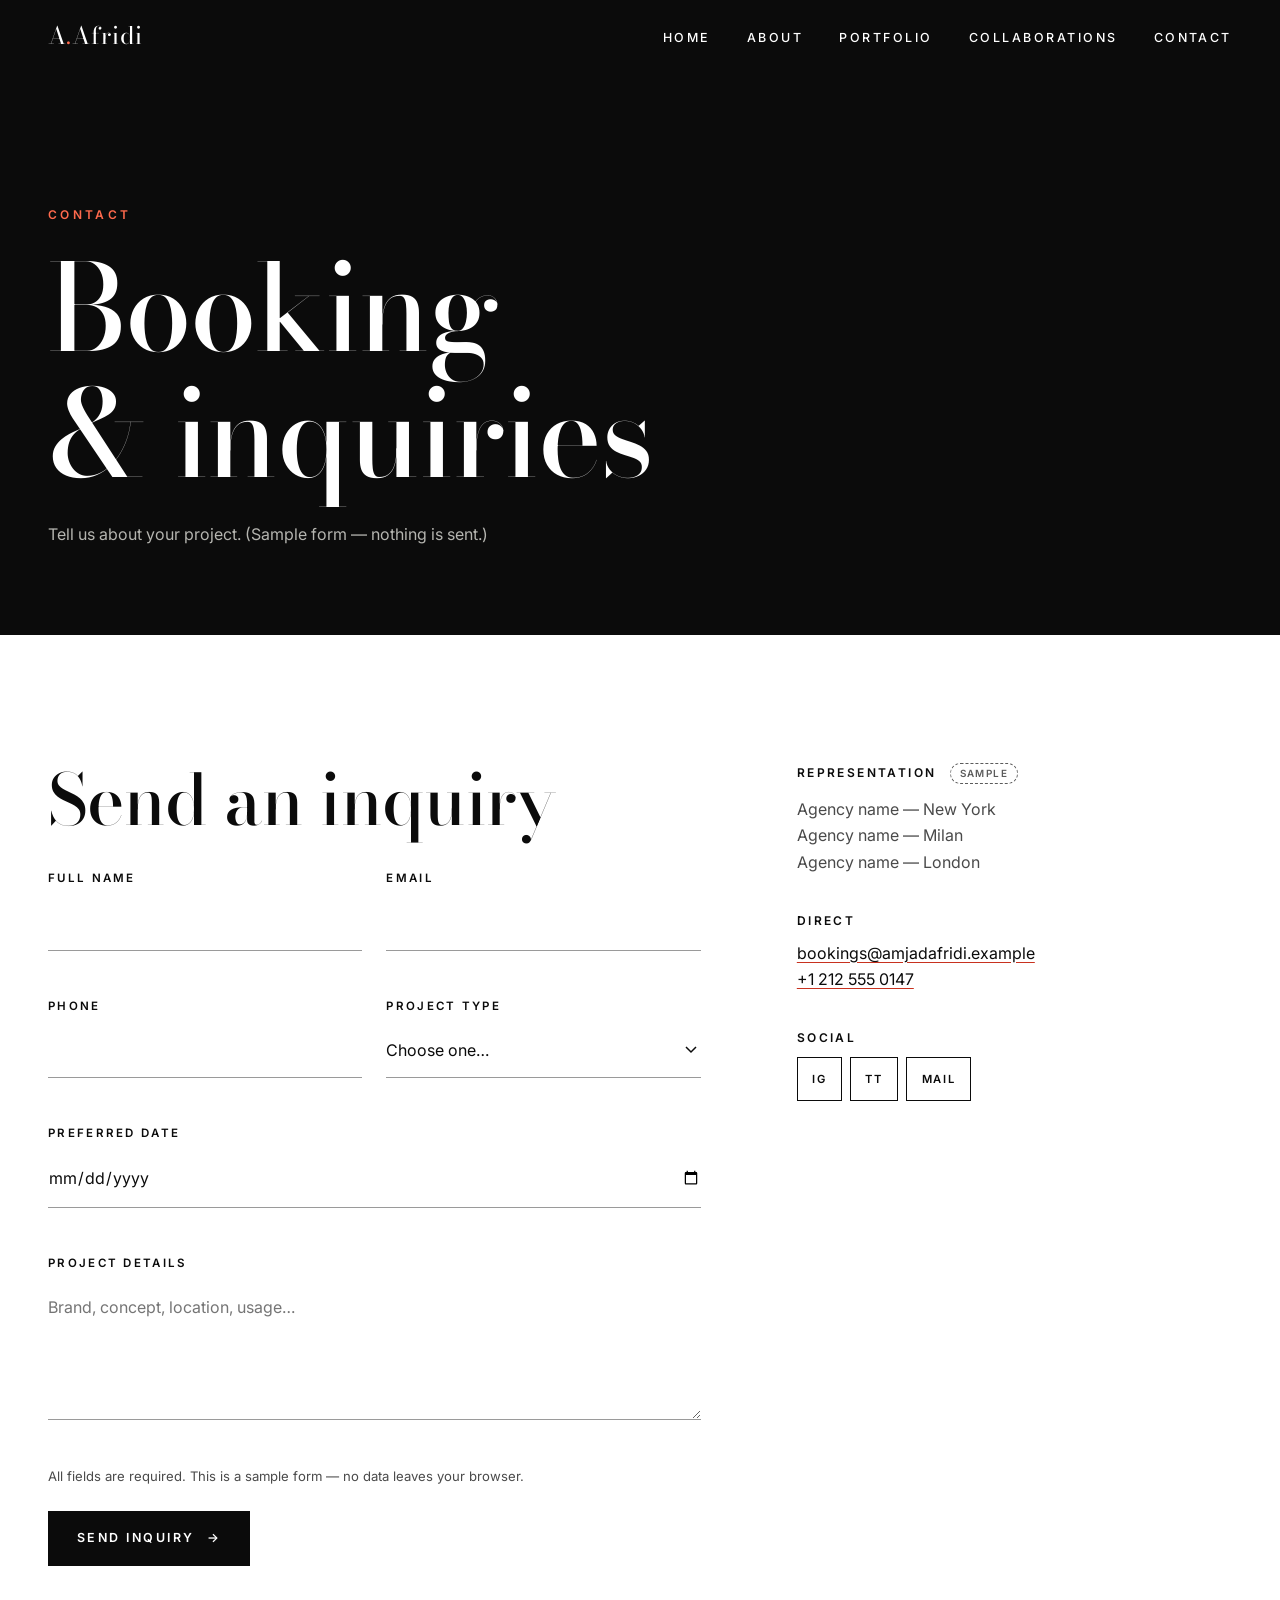
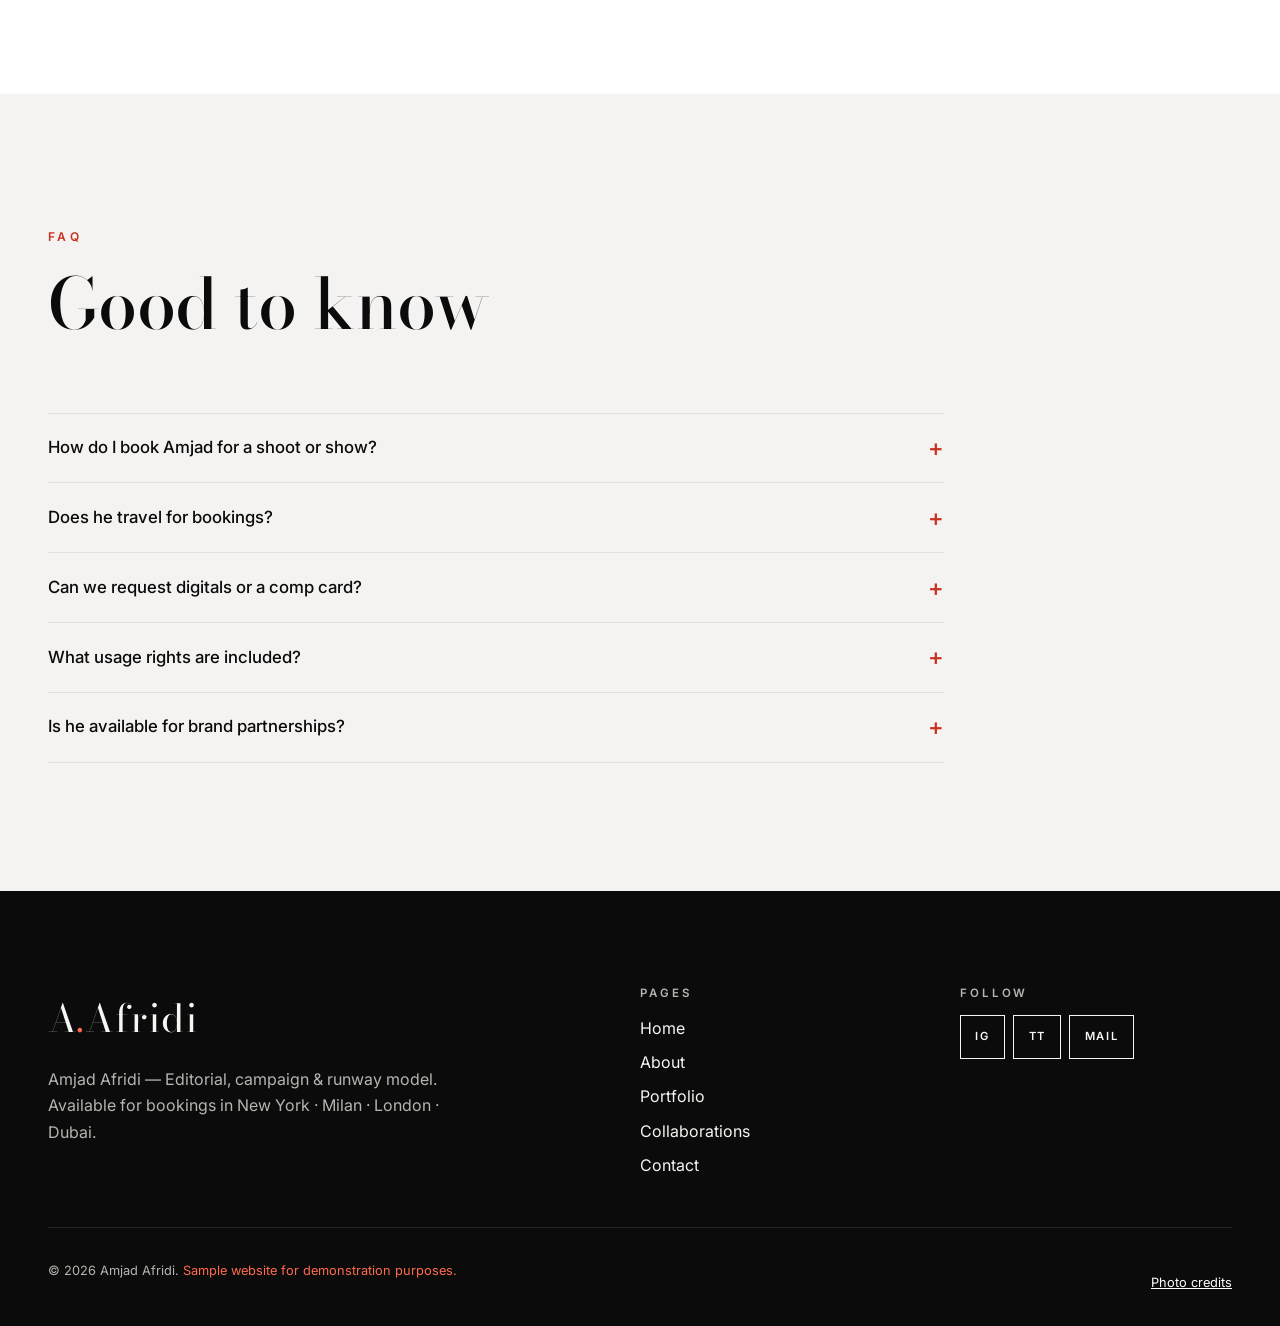
<file: contact.html>
<!DOCTYPE html>
<html lang="en">
<head>
  <meta charset="UTF-8">
  <link rel="icon" type="image/svg+xml" href="data:image/svg+xml,%3Csvg xmlns='http://www.w3.org/2000/svg' viewBox='0 0 32 32'%3E%3Crect width='32' height='32' fill='%230b0b0b'/%3E%3Ctext x='16' y='23' font-family='Georgia,serif' font-size='20' text-anchor='middle' fill='%23ffffff'%3EA%3C/text%3E%3C/svg%3E">
  <meta name="viewport" content="width=device-width, initial-scale=1">
  <title>Contact | Amjad Afridi — Model</title>
  <meta name="description" content="Booking and inquiry form for model Amjad Afridi.">
  <meta name="author" content="Amjad Afridi">
  <link rel="preconnect" href="https://fonts.googleapis.com">
  <link rel="preconnect" href="https://fonts.gstatic.com" crossorigin>
  <link href="https://fonts.googleapis.com/css2?family=Bodoni+Moda:ital,opsz,wght@0,6..96,400;0,6..96,500;1,6..96,400&family=Inter:wght@400;500;600;800&display=swap" rel="stylesheet">
  <link rel="stylesheet" href="css/style.css">
  <script>document.documentElement.classList.add('js');</script>
</head>
<body>
  <a class="skip-link" href="#main">Skip to content</a>

  <header class="site-header">
    <div class="container">
      <a class="logo" href="index.html" aria-label="Amjad Afridi — home">A<span>.</span>Afridi</a>
      <button class="nav-toggle" type="button" aria-expanded="false" aria-controls="site-nav" aria-label="Open menu"><span></span></button>
      <nav id="site-nav" class="site-nav" aria-label="Main">
        <ul>
          <li><a href="index.html">Home</a></li>
          <li><a href="about.html">About</a></li>
          <li><a href="portfolio.html">Portfolio</a></li>
          <li><a href="collaborations.html">Collaborations</a></li>
          <li><a href="contact.html" aria-current="page">Contact</a></li>
        </ul>
      </nav>
    </div>
  </header>

  <main id="main">

    <section class="page-head">
      <div class="container">
        <span class="eyebrow">Contact</span>
        <h1>Booking<br>&amp; inquiries</h1>
        <p>Tell us about your project. (Sample form — nothing is sent.)</p>
      </div>
    </section>

    <section class="section" aria-labelledby="form-title">
      <div class="container contact-grid">
        <div>
          <h2 id="form-title" style="margin-bottom:2rem">Send an inquiry</h2>
          <form class="form" data-validate novalidate>
            <div class="form-row">
              <div class="field">
                <label for="name">Full name</label>
                <input id="name" name="name" type="text" autocomplete="name" required aria-describedby="name-error">
                <p class="field-error" id="name-error" aria-live="polite"></p>
              </div>
              <div class="field">
                <label for="email">Email</label>
                <input id="email" name="email" type="email" autocomplete="email" required aria-describedby="email-error">
                <p class="field-error" id="email-error" aria-live="polite"></p>
              </div>
            </div>
            <div class="form-row">
              <div class="field">
                <label for="phone">Phone</label>
                <input id="phone" name="phone" type="tel" autocomplete="tel" required aria-describedby="phone-error">
                <p class="field-error" id="phone-error" aria-live="polite"></p>
              </div>
              <div class="field">
                <label for="service">Project type</label>
                <select id="service" name="service" required aria-describedby="service-error">
                  <option value="">Choose one…</option>
                  <option>Editorial</option>
                  <option>Runway / show</option>
                  <option>Campaign</option>
                  <option>Lookbook / e-commerce</option>
                  <option>Brand partnership</option>
                </select>
                <p class="field-error" id="service-error" aria-live="polite"></p>
              </div>
            </div>
            <div class="field">
              <label for="date">Preferred date</label>
              <input id="date" name="date" type="date" required aria-describedby="date-error">
              <p class="field-error" id="date-error" aria-live="polite"></p>
            </div>
            <div class="field">
              <label for="message">Project details</label>
              <textarea id="message" name="message" required aria-describedby="message-error" placeholder="Brand, concept, location, usage…"></textarea>
              <p class="field-error" id="message-error" aria-live="polite"></p>
            </div>
            <p class="form-note">All fields are required. This is a sample form — no data leaves your browser.</p>
            <div><button class="btn btn--solid" type="submit">Send inquiry</button></div>
            <div class="form-success" role="status" tabindex="-1" hidden>
              <strong>Thank you — inquiry received.</strong>
              In a live site you would get a reply shortly. (Demo only: nothing was sent.)
            </div>
          </form>
        </div>
        <aside class="contact-aside" aria-label="Contact details">
          <div>
            <h3>Representation <span class="sample-tag" title="Placeholder content — replace with real details">Sample</span></h3>
            <address>
              <span data-config="agencies.newYork">Agency name — New York</span><br>
              <span data-config="agencies.milan">Agency name — Milan</span><br>
              <span data-config="agencies.london">Agency name — London</span>
            </address>
          </div>
          <div>
            <h3>Direct</h3>
            <p><a href="mailto:bookings@amjadafridi.example" data-config-href="links.email" data-config="email">bookings@amjadafridi.example</a><br><a href="tel:+12125550147" data-config-href="links.phone" data-config="phone">+1 212 555 0147</a></p>
          </div>
          <div>
            <h3>Social</h3>
            <ul class="socials">
            <li><a href="#" data-config-href="links.instagram" aria-label="Instagram (sample link)">IG</a></li>
            <li><a href="#" data-config-href="links.tiktok" aria-label="TikTok (sample link)">TT</a></li>
            <li><a href="mailto:bookings@amjadafridi.example" data-config-href="links.email" aria-label="Email">Mail</a></li>
          </ul>
          </div>
        </aside>
      </div>
    </section>

    <section class="section section--surface" aria-labelledby="faq-title">
      <div class="container">
        <div class="section-head"><div><span class="eyebrow">FAQ</span><h2 id="faq-title">Good to know</h2></div></div>
        <div class="accordion">
          <div class="accordion-item">
            <h3><button class="accordion-trigger" type="button" aria-expanded="false" aria-controls="faq-1" id="faq-btn-1">How do I book Amjad for a shoot or show?</button></h3>
            <div class="accordion-panel" id="faq-1" role="region" aria-labelledby="faq-btn-1" hidden><p>Send the inquiry form with your dates, usage and location. You will get availability and a quote in reply.</p></div>
          </div>
          <div class="accordion-item">
            <h3><button class="accordion-trigger" type="button" aria-expanded="false" aria-controls="faq-2" id="faq-btn-2">Does he travel for bookings?</button></h3>
            <div class="accordion-panel" id="faq-2" role="region" aria-labelledby="faq-btn-2" hidden><p>Yes. Travel and accommodation are quoted separately depending on the location.</p></div>
          </div>
          <div class="accordion-item">
            <h3><button class="accordion-trigger" type="button" aria-expanded="false" aria-controls="faq-3" id="faq-btn-3">Can we request digitals or a comp card?</button></h3>
            <div class="accordion-panel" id="faq-3" role="region" aria-labelledby="faq-btn-3" hidden><p>Yes — mention it in your message and current digitals and a PDF comp card will be sent with the reply.</p></div>
          </div>
          <div class="accordion-item">
            <h3><button class="accordion-trigger" type="button" aria-expanded="false" aria-controls="faq-4" id="faq-btn-4">What usage rights are included?</button></h3>
            <div class="accordion-panel" id="faq-4" role="region" aria-labelledby="faq-btn-4" hidden><p>Rates depend on territory, media and duration. Editorial is typically quoted at a day rate; campaign usage is quoted per market.</p></div>
          </div>
          <div class="accordion-item">
            <h3><button class="accordion-trigger" type="button" aria-expanded="false" aria-controls="faq-5" id="faq-btn-5">Is he available for brand partnerships?</button></h3>
            <div class="accordion-panel" id="faq-5" role="region" aria-labelledby="faq-btn-5" hidden><p>Yes, for a limited number of long-term partnerships each year.</p></div>
          </div>
        </div>
      </div>
    </section>
  </main>

  <footer class="site-footer">
    <div class="container">
      <div class="footer-top">
        <div class="footer-brand">
          <a class="logo" href="index.html">A<span>.</span>Afridi</a>
          <p><span data-config="name">Amjad Afridi</span> — <span data-config="tagline">Editorial, campaign &amp; runway model</span>. Available for bookings in <span data-config="cities">New York · Milan · London · Dubai</span>.</p>
        </div>
        <div>
          <h2>Pages</h2>
          <ul class="footer-links">
            <li><a href="index.html">Home</a></li>
            <li><a href="about.html">About</a></li>
            <li><a href="portfolio.html">Portfolio</a></li>
            <li><a href="collaborations.html">Collaborations</a></li>
            <li><a href="contact.html">Contact</a></li>
          </ul>
        </div>
        <div>
          <h2>Follow</h2>
          <ul class="socials">
            <li><a href="#" data-config-href="links.instagram" aria-label="Instagram (sample link)">IG</a></li>
            <li><a href="#" data-config-href="links.tiktok" aria-label="TikTok (sample link)">TT</a></li>
            <li><a href="mailto:bookings@amjadafridi.example" data-config-href="links.email" aria-label="Email">Mail</a></li>
          </ul>
        </div>
      </div>
      <div class="footer-bottom">
        <p>&copy; <span data-year>2026</span> <span data-config="name">Amjad Afridi</span>. <span class="sample-note">Sample website for demonstration purposes.</span></p>
        <p><a href="CREDITS.md">Photo credits</a></p>
      </div>
    </div>
  </footer>

  <script src="js/config.js"></script>
  <script src="js/main.js" defer></script>
</body>
</html>
</file>
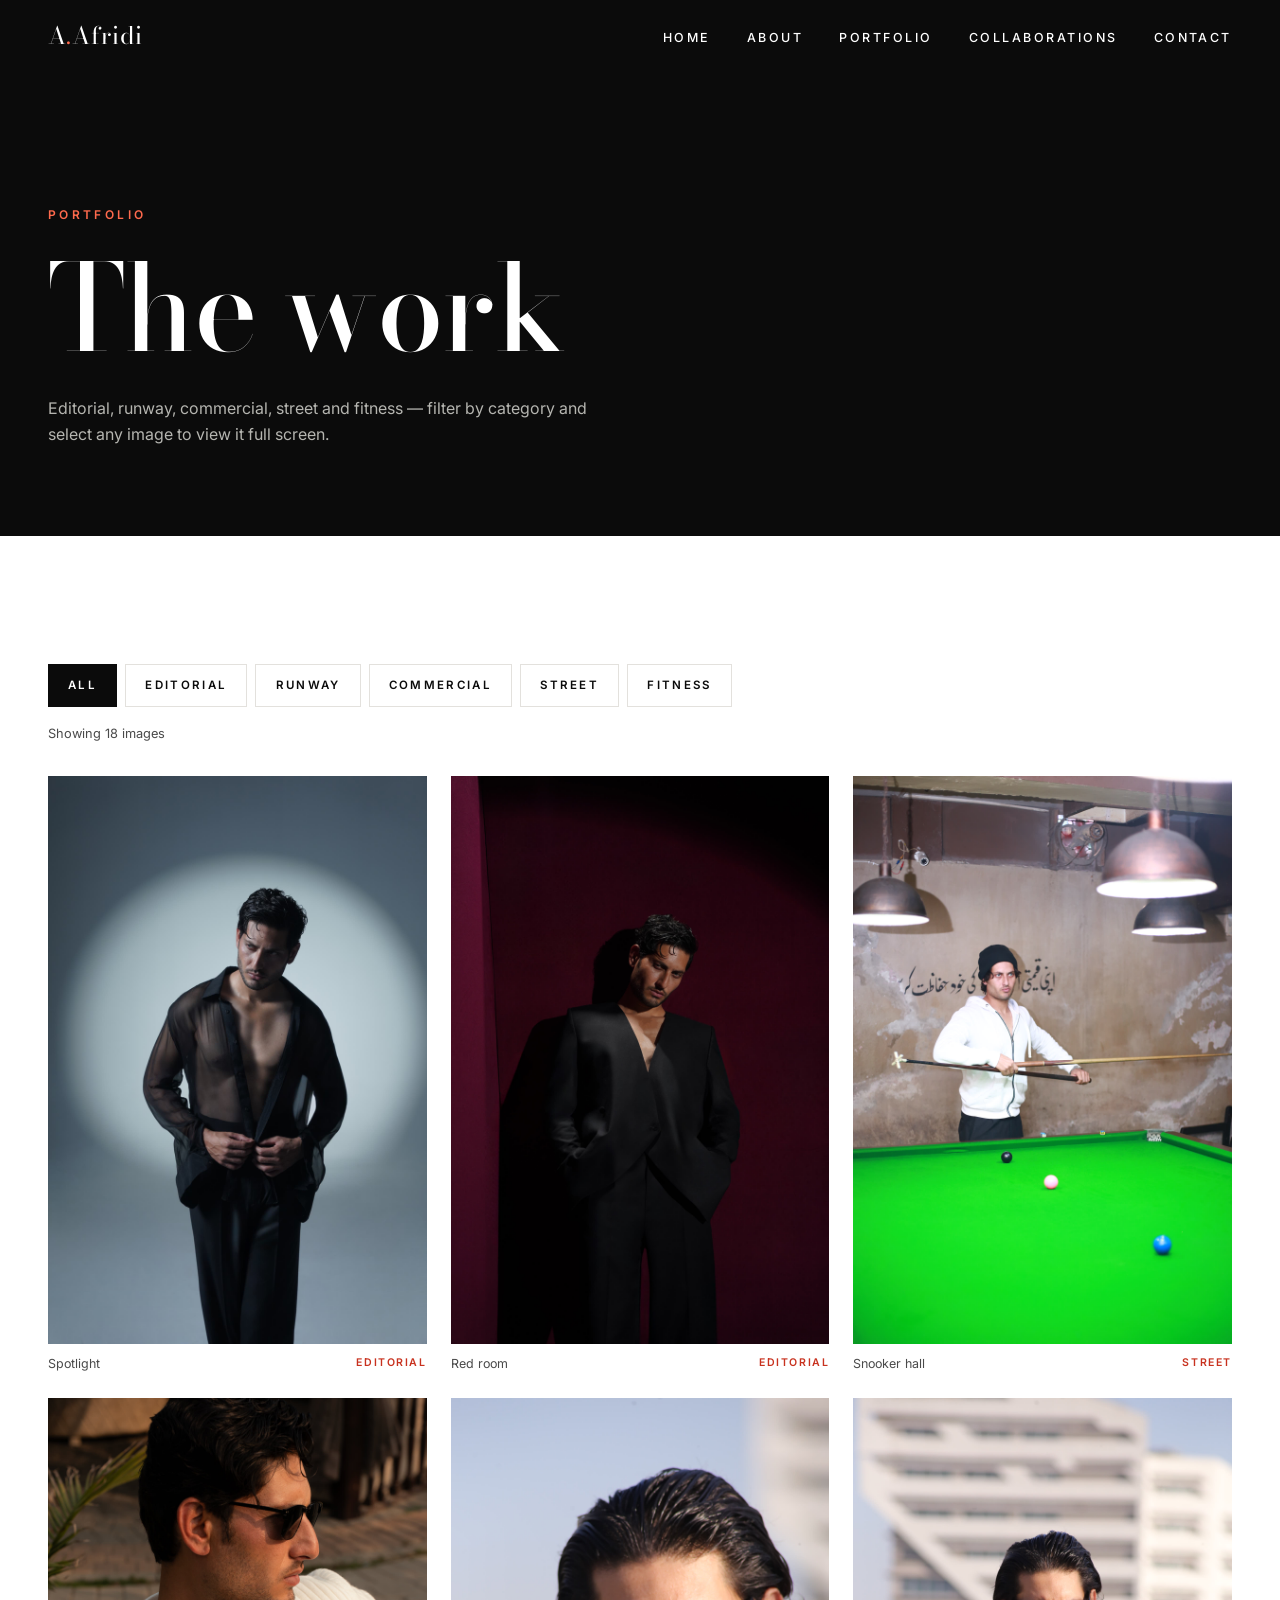
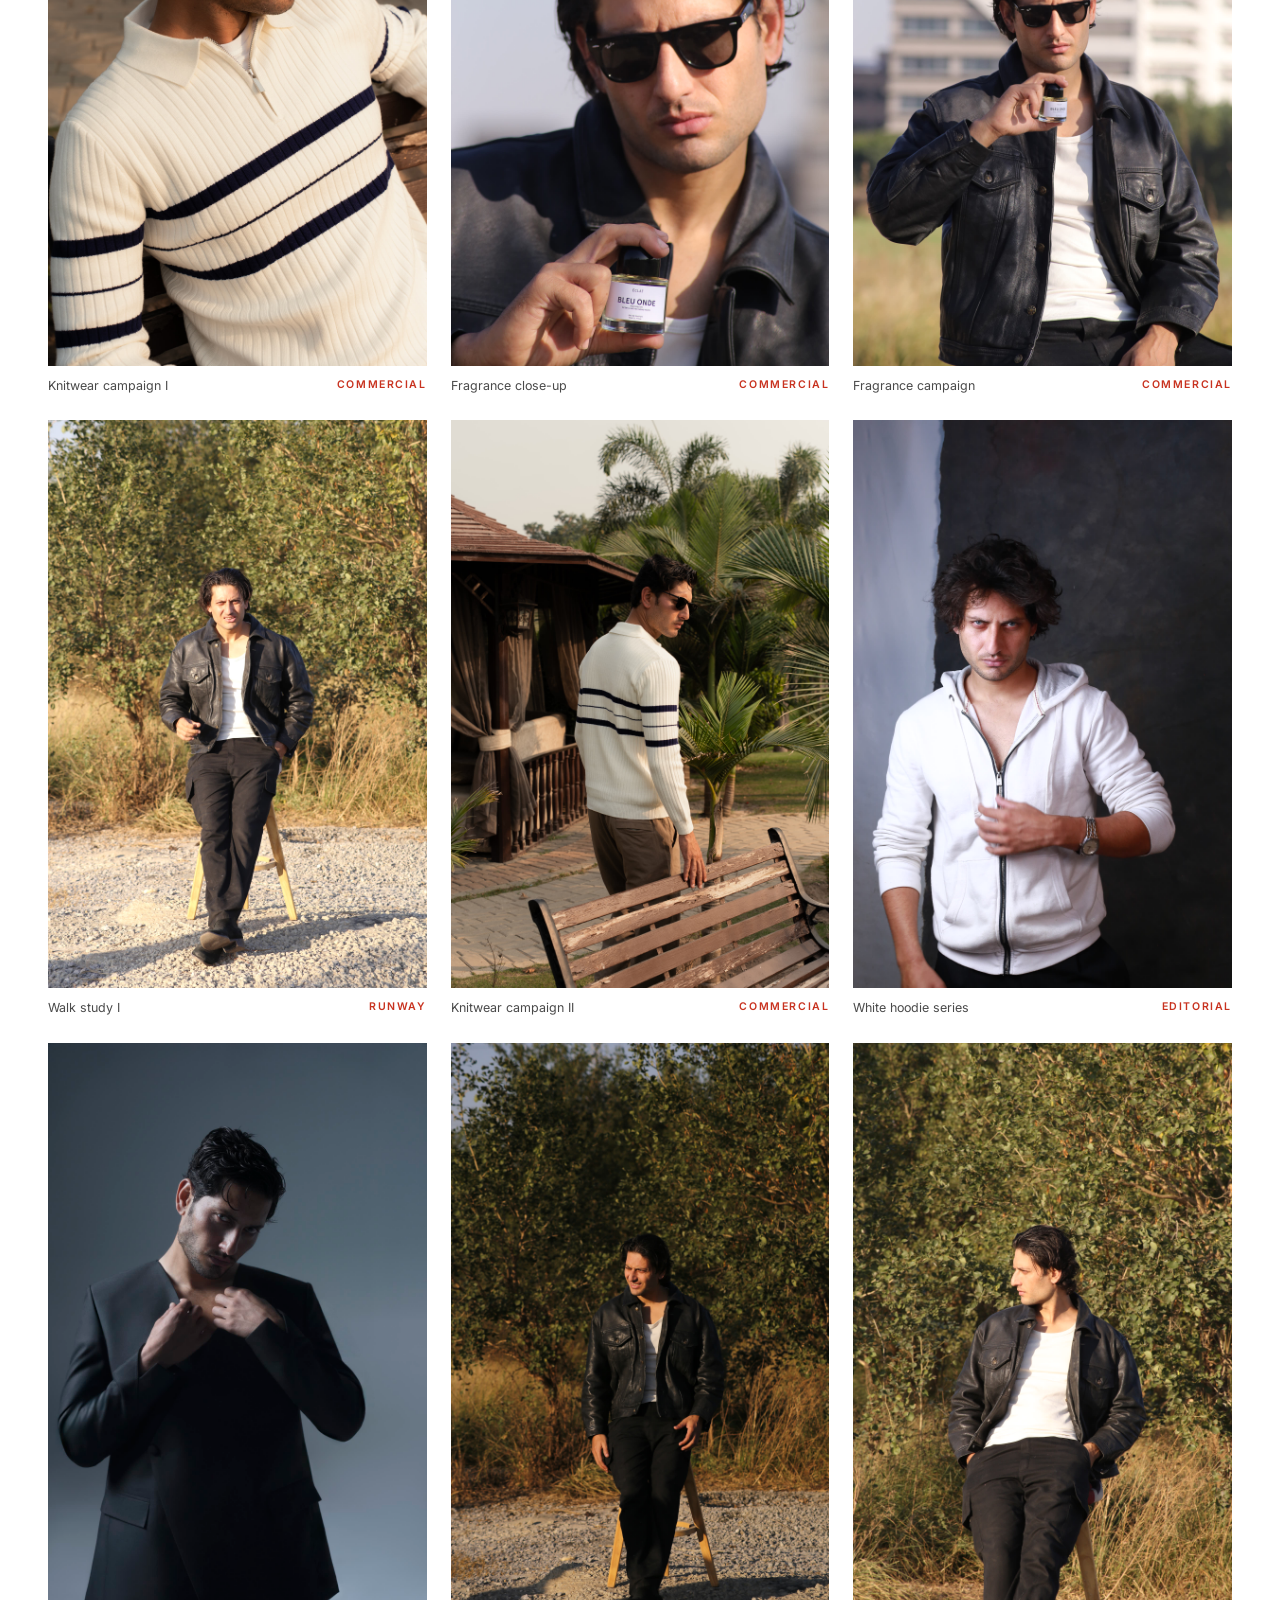
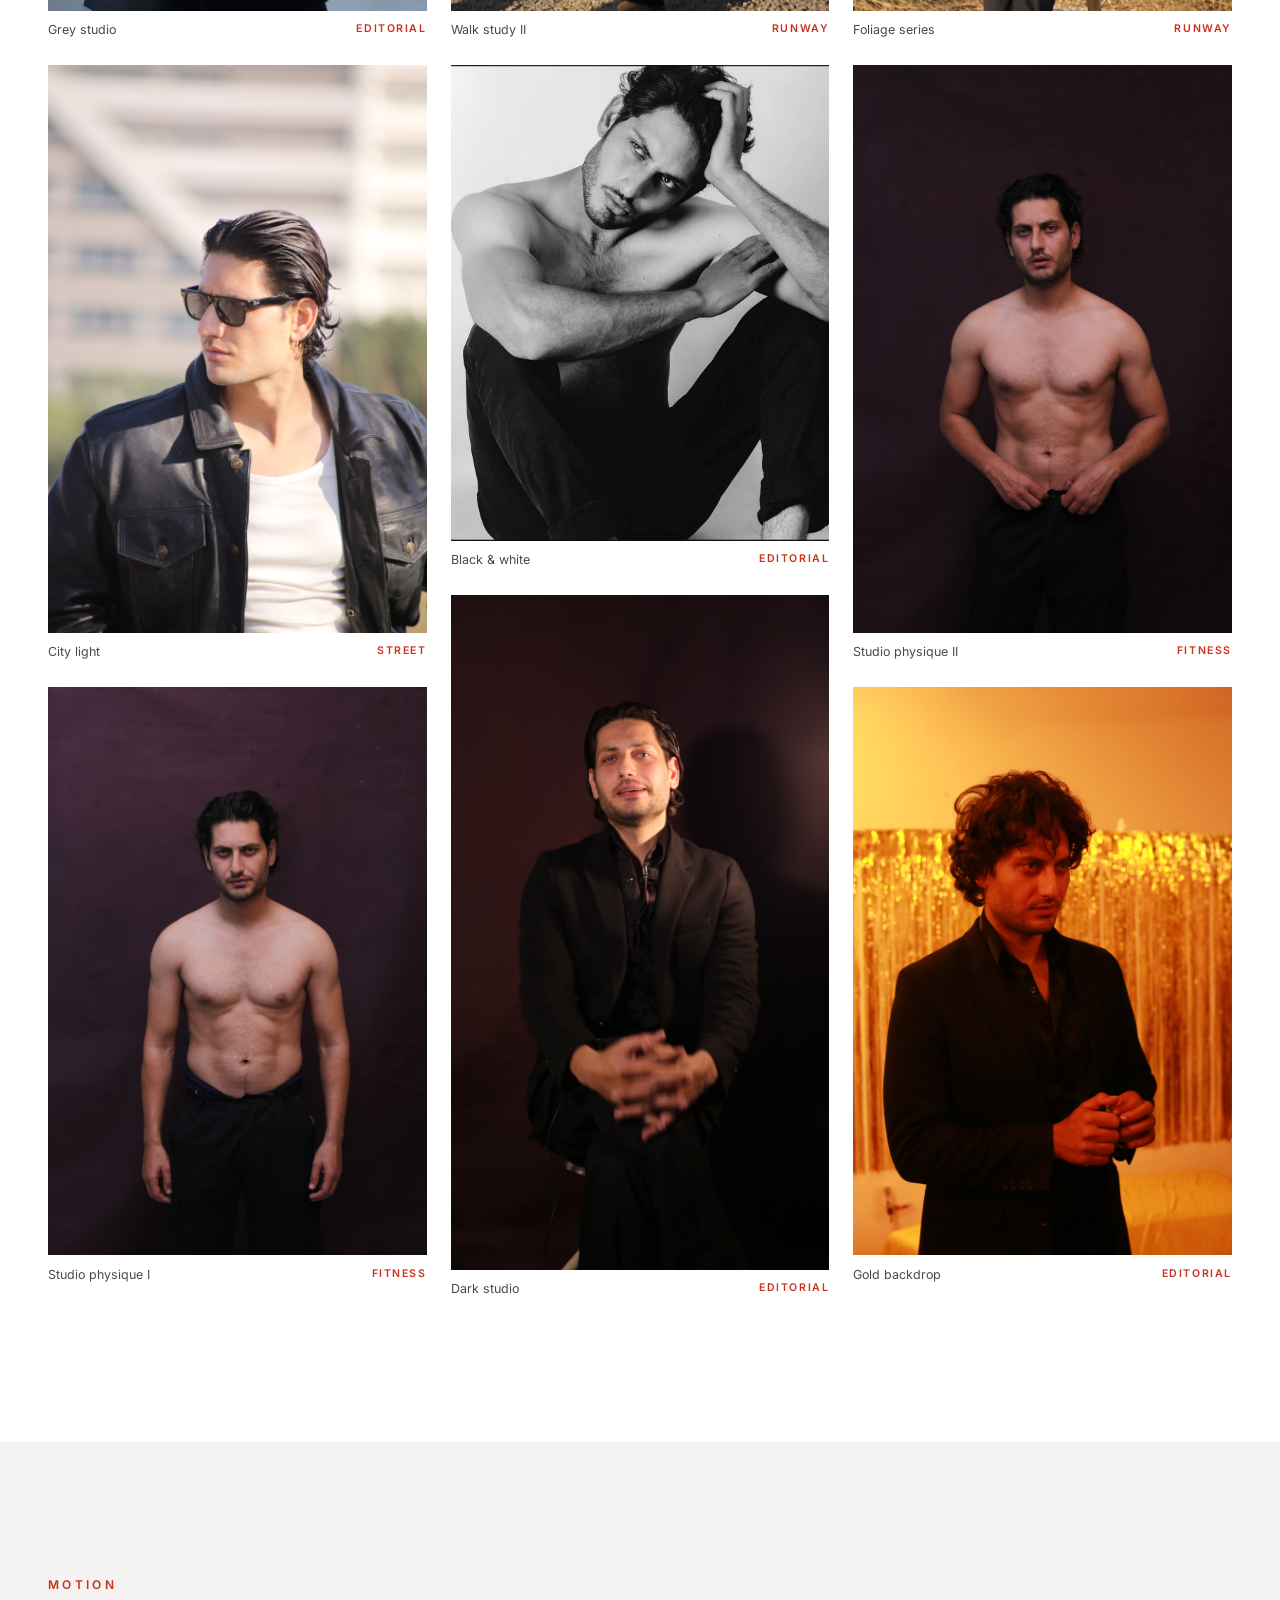
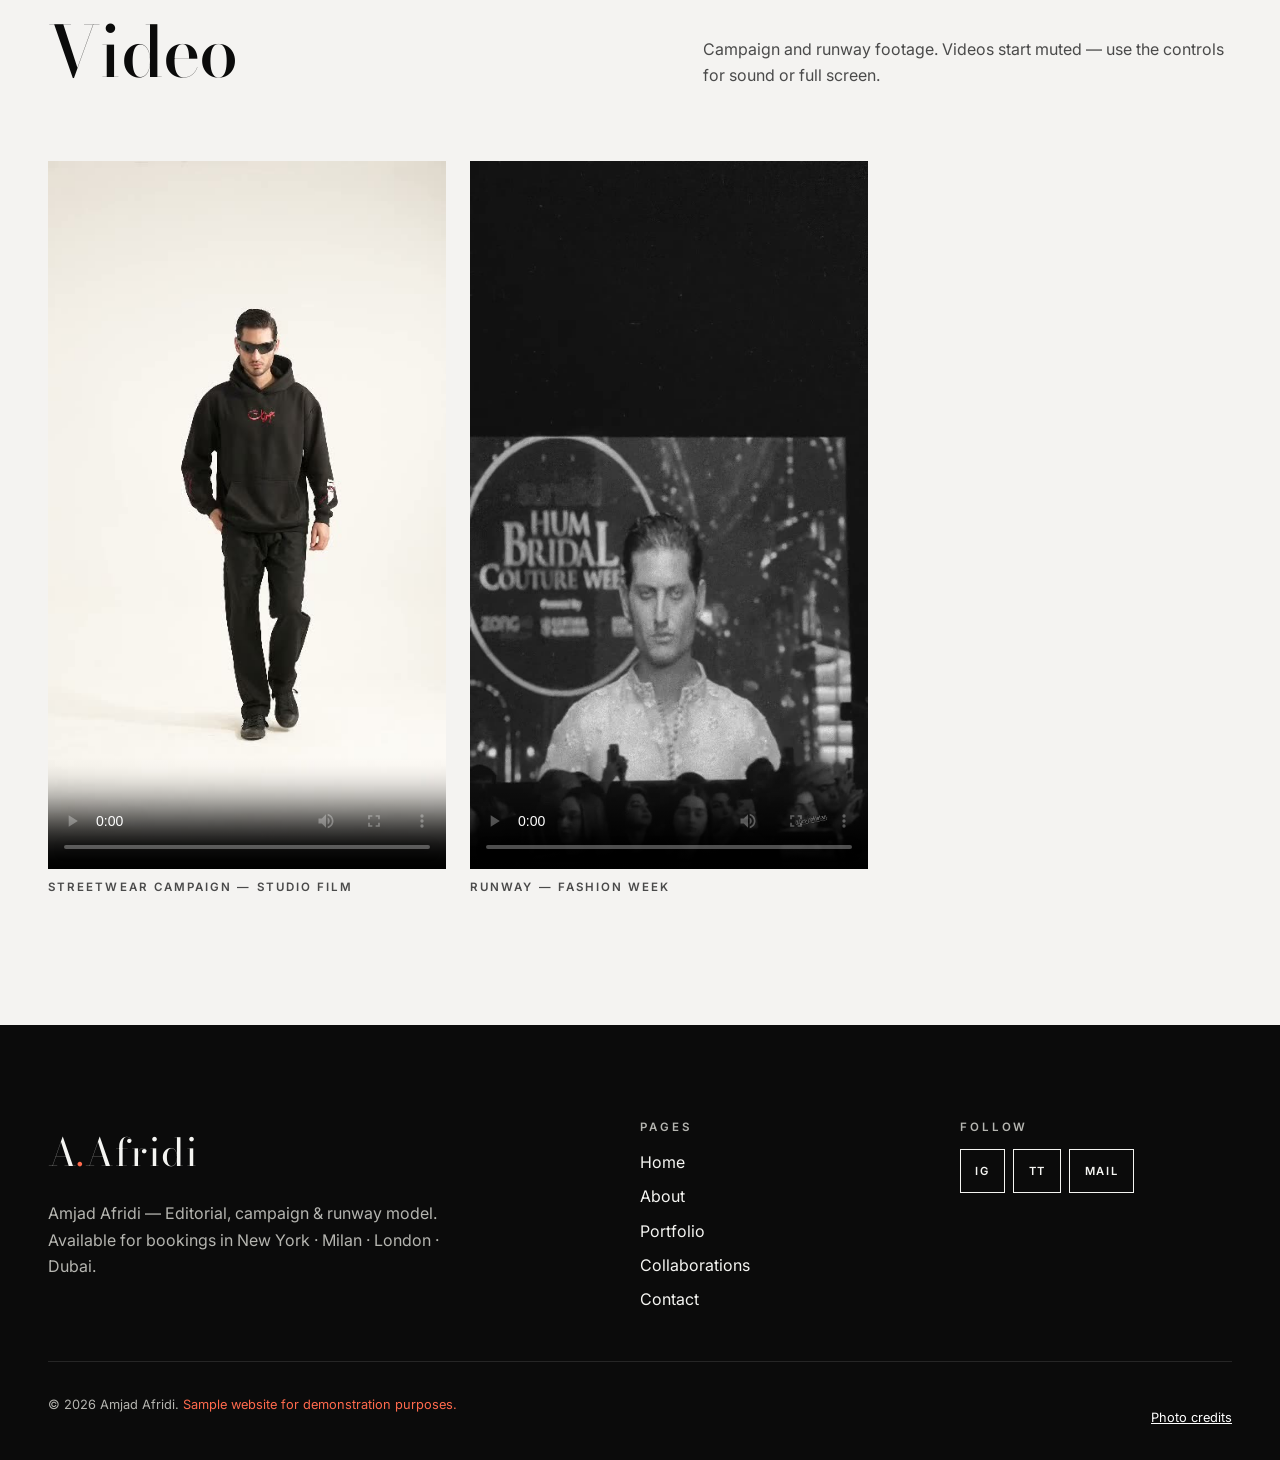
<file: portfolio.html>
<!DOCTYPE html>
<html lang="en">
<head>
  <meta charset="UTF-8">
  <link rel="icon" type="image/svg+xml" href="data:image/svg+xml,%3Csvg xmlns='http://www.w3.org/2000/svg' viewBox='0 0 32 32'%3E%3Crect width='32' height='32' fill='%230b0b0b'/%3E%3Ctext x='16' y='23' font-family='Georgia,serif' font-size='20' text-anchor='middle' fill='%23ffffff'%3EA%3C/text%3E%3C/svg%3E">
  <meta name="viewport" content="width=device-width, initial-scale=1">
  <title>Portfolio | Amjad Afridi — Model</title>
  <meta name="description" content="Portfolio of model Amjad Afridi — editorial, runway, commercial, street and fitness photography.">
  <meta name="author" content="Amjad Afridi">
  <link rel="preconnect" href="https://fonts.googleapis.com">
  <link rel="preconnect" href="https://fonts.gstatic.com" crossorigin>
  <link href="https://fonts.googleapis.com/css2?family=Bodoni+Moda:ital,opsz,wght@0,6..96,400;0,6..96,500;1,6..96,400&family=Inter:wght@400;500;600;800&display=swap" rel="stylesheet">
  <link rel="stylesheet" href="css/style.css">
  <script>document.documentElement.classList.add('js');</script>
</head>
<body>
  <a class="skip-link" href="#main">Skip to content</a>

  <header class="site-header">
    <div class="container">
      <a class="logo" href="index.html" aria-label="Amjad Afridi — home">A<span>.</span>Afridi</a>
      <button class="nav-toggle" type="button" aria-expanded="false" aria-controls="site-nav" aria-label="Open menu"><span></span></button>
      <nav id="site-nav" class="site-nav" aria-label="Main">
        <ul>
          <li><a href="index.html">Home</a></li>
          <li><a href="about.html">About</a></li>
          <li><a href="portfolio.html" aria-current="page">Portfolio</a></li>
          <li><a href="collaborations.html">Collaborations</a></li>
          <li><a href="contact.html">Contact</a></li>
        </ul>
      </nav>
    </div>
  </header>

  <main id="main">

    <section class="page-head">
      <div class="container">
        <span class="eyebrow">Portfolio</span>
        <h1>The work</h1>
        <p>Editorial, runway, commercial, street and fitness — filter by category and select any image to view it full screen.</p>
      </div>
    </section>

    <section class="section" aria-labelledby="gallery-title">
      <div class="container">
        <h2 id="gallery-title" class="visually-hidden">Gallery</h2>
        <div class="filters" role="group" aria-label="Filter by category">
          <button class="filter-btn" type="button" data-filter="all" aria-pressed="true">All</button>
          <button class="filter-btn" type="button" data-filter="editorial" aria-pressed="false">Editorial</button>
          <button class="filter-btn" type="button" data-filter="runway" aria-pressed="false">Runway</button>
          <button class="filter-btn" type="button" data-filter="commercial" aria-pressed="false">Commercial</button>
          <button class="filter-btn" type="button" data-filter="street" aria-pressed="false">Street</button>
          <button class="filter-btn" type="button" data-filter="fitness" aria-pressed="false">Fitness</button>
        </div>
        <p class="filter-status" id="filter-status" aria-live="polite">Showing 18 images</p>
        <div class="gallery">
          <figure class="gallery-item reveal" data-category="editorial">
            <a href="images/amjad-pro-editorial-02.jpg" data-lightbox data-caption="Spotlight" aria-label="Open image: Spotlight">
              <img src="images/amjad-pro-editorial-02.jpg" alt="Amjad Afridi in a sheer black shirt under a circular spotlight" loading="lazy">
            </a>
            <figcaption>Spotlight <span>editorial</span></figcaption>
          </figure>
          <figure class="gallery-item reveal" data-category="commercial">
            <a href="images/amjad-pro-commercial-01.jpg" data-lightbox data-caption="Knitwear campaign I" aria-label="Open image: Knitwear campaign I">
              <img src="images/amjad-pro-commercial-01.jpg" alt="Close-up of Amjad Afridi in sunglasses and a cream striped knit polo" loading="lazy">
            </a>
            <figcaption>Knitwear campaign I <span>commercial</span></figcaption>
          </figure>
          <figure class="gallery-item reveal" data-category="runway">
            <a href="images/amjad-runway-01.jpg" data-lightbox data-caption="Walk study I" aria-label="Open image: Walk study I">
              <img src="images/amjad-runway-01.jpg" alt="Amjad Afridi walking toward the camera in a leather jacket" loading="lazy">
            </a>
            <figcaption>Walk study I <span>runway</span></figcaption>
          </figure>
          <figure class="gallery-item reveal" data-category="editorial">
            <a href="images/amjad-pro-editorial-01.jpg" data-lightbox data-caption="Grey studio" aria-label="Open image: Grey studio">
              <img src="images/amjad-pro-editorial-01.jpg" alt="Amjad Afridi in a black suit against a grey studio backdrop, adjusting his collar" loading="lazy">
            </a>
            <figcaption>Grey studio <span>editorial</span></figcaption>
          </figure>
          <figure class="gallery-item reveal" data-category="street">
            <a href="images/amjad-street-01.jpg" data-lightbox data-caption="City light" aria-label="Open image: City light">
              <img src="images/amjad-street-01.jpg" alt="Amjad Afridi in a leather jacket and sunglasses in front of modern architecture" loading="lazy">
            </a>
            <figcaption>City light <span>street</span></figcaption>
          </figure>
          <figure class="gallery-item reveal" data-category="fitness">
            <a href="images/amjad-fitness-01.jpg" data-lightbox data-caption="Studio physique I" aria-label="Open image: Studio physique I">
              <img src="images/amjad-fitness-01.jpg" alt="Amjad Afridi shirtless against a dark studio backdrop" loading="lazy">
            </a>
            <figcaption>Studio physique I <span>fitness</span></figcaption>
          </figure>
          <figure class="gallery-item reveal" data-category="editorial">
            <a href="images/amjad-pro-editorial-03.jpg" data-lightbox data-caption="Red room" aria-label="Open image: Red room">
              <img src="images/amjad-pro-editorial-03.jpg" alt="Amjad Afridi in a black suit against a deep red backdrop" loading="lazy">
            </a>
            <figcaption>Red room <span>editorial</span></figcaption>
          </figure>
          <figure class="gallery-item reveal" data-category="commercial">
            <a href="images/amjad-commercial-01.jpg" data-lightbox data-caption="Fragrance close-up" aria-label="Open image: Fragrance close-up">
              <img src="images/amjad-commercial-01.jpg" alt="Close-up of Amjad Afridi in sunglasses holding a fragrance bottle" loading="lazy">
            </a>
            <figcaption>Fragrance close-up <span>commercial</span></figcaption>
          </figure>
          <figure class="gallery-item reveal" data-category="commercial">
            <a href="images/amjad-pro-commercial-02.jpg" data-lightbox data-caption="Knitwear campaign II" aria-label="Open image: Knitwear campaign II">
              <img src="images/amjad-pro-commercial-02.jpg" alt="Amjad Afridi in a striped knit polo beside a wooden bench and palms" loading="lazy">
            </a>
            <figcaption>Knitwear campaign II <span>commercial</span></figcaption>
          </figure>
          <figure class="gallery-item reveal" data-category="runway">
            <a href="images/amjad-runway-02.jpg" data-lightbox data-caption="Walk study II" aria-label="Open image: Walk study II">
              <img src="images/amjad-runway-02.jpg" alt="Amjad Afridi walking on gravel in front of trees, leather jacket and black trousers" loading="lazy">
            </a>
            <figcaption>Walk study II <span>runway</span></figcaption>
          </figure>
          <figure class="gallery-item reveal" data-category="editorial">
            <a href="images/amjad-pro-editorial-04.jpg" data-lightbox data-caption="Black &amp; white" aria-label="Open image: Black &amp; white">
              <img src="images/amjad-pro-editorial-04.jpg" alt="Black-and-white portrait of Amjad Afridi seated, shirtless, hand in his hair" loading="lazy">
            </a>
            <figcaption>Black &amp; white <span>editorial</span></figcaption>
          </figure>
          <figure class="gallery-item reveal" data-category="editorial">
            <a href="images/amjad-editorial-01.jpg" data-lightbox data-caption="Dark studio" aria-label="Open image: Dark studio">
              <img src="images/amjad-editorial-01.jpg" alt="Amjad Afridi in a dark suit with hands clasped, low-key studio light" loading="lazy">
            </a>
            <figcaption>Dark studio <span>editorial</span></figcaption>
          </figure>
          <figure class="gallery-item reveal" data-category="street">
            <a href="images/amjad-street-02.jpg" data-lightbox data-caption="Snooker hall" aria-label="Open image: Snooker hall">
              <img src="images/amjad-street-02.jpg" alt="Amjad Afridi in a beanie and white hoodie holding a cue in a snooker hall" loading="lazy">
            </a>
            <figcaption>Snooker hall <span>street</span></figcaption>
          </figure>
          <figure class="gallery-item reveal" data-category="commercial">
            <a href="images/amjad-commercial-02.jpg" data-lightbox data-caption="Fragrance campaign" aria-label="Open image: Fragrance campaign">
              <img src="images/amjad-commercial-02.jpg" alt="Amjad Afridi in sunglasses holding a fragrance bottle outdoors" loading="lazy">
            </a>
            <figcaption>Fragrance campaign <span>commercial</span></figcaption>
          </figure>
          <figure class="gallery-item reveal" data-category="editorial">
            <a href="images/amjad-editorial-02.jpg" data-lightbox data-caption="White hoodie series" aria-label="Open image: White hoodie series">
              <img src="images/amjad-editorial-02.jpg" alt="Amjad Afridi in a white zip hoodie against a grey studio backdrop" loading="lazy">
            </a>
            <figcaption>White hoodie series <span>editorial</span></figcaption>
          </figure>
          <figure class="gallery-item reveal" data-category="runway">
            <a href="images/amjad-runway-03.jpg" data-lightbox data-caption="Foliage series" aria-label="Open image: Foliage series">
              <img src="images/amjad-runway-03.jpg" alt="Amjad Afridi in a leather jacket standing against green foliage" loading="lazy">
            </a>
            <figcaption>Foliage series <span>runway</span></figcaption>
          </figure>
          <figure class="gallery-item reveal" data-category="fitness">
            <a href="images/amjad-fitness-02.jpg" data-lightbox data-caption="Studio physique II" aria-label="Open image: Studio physique II">
              <img src="images/amjad-fitness-02.jpg" alt="Amjad Afridi shirtless, looking into the camera, dark studio backdrop" loading="lazy">
            </a>
            <figcaption>Studio physique II <span>fitness</span></figcaption>
          </figure>
          <figure class="gallery-item reveal" data-category="editorial">
            <a href="images/amjad-editorial-03.jpg" data-lightbox data-caption="Gold backdrop" aria-label="Open image: Gold backdrop">
              <img src="images/amjad-editorial-03.jpg" alt="Amjad Afridi in a black suit in front of a gold tinsel backdrop" loading="lazy">
            </a>
            <figcaption>Gold backdrop <span>editorial</span></figcaption>
          </figure>
        </div>
      </div>
    </section>

    <section class="section section--surface" id="motion" aria-labelledby="motion-title">
      <div class="container">
        <div class="section-head"><div><span class="eyebrow">Motion</span><h2 id="motion-title">Video</h2></div><p>Campaign and runway footage. Videos start muted — use the controls for sound or full screen.</p></div>
        <div class="films films--wide">
          <figure class="film">
            <video src="videos/amjad-film-campaign.mp4" poster="images/amjad-film-campaign-poster.jpg" playsinline controls preload="metadata" aria-label="Streetwear campaign film starring Amjad Afridi"></video>
            <figcaption>Streetwear campaign — studio film</figcaption>
          </figure>
          <figure class="film">
            <video src="videos/amjad-film-runway.mp4" poster="images/amjad-film-runway-poster.jpg" playsinline controls preload="metadata" aria-label="Runway footage of Amjad Afridi at a fashion week"></video>
            <figcaption>Runway — fashion week</figcaption>
          </figure>
        </div>
      </div>
    </section>
  </main>

  <footer class="site-footer">
    <div class="container">
      <div class="footer-top">
        <div class="footer-brand">
          <a class="logo" href="index.html">A<span>.</span>Afridi</a>
          <p><span data-config="name">Amjad Afridi</span> — <span data-config="tagline">Editorial, campaign &amp; runway model</span>. Available for bookings in <span data-config="cities">New York · Milan · London · Dubai</span>.</p>
        </div>
        <div>
          <h2>Pages</h2>
          <ul class="footer-links">
            <li><a href="index.html">Home</a></li>
            <li><a href="about.html">About</a></li>
            <li><a href="portfolio.html">Portfolio</a></li>
            <li><a href="collaborations.html">Collaborations</a></li>
            <li><a href="contact.html">Contact</a></li>
          </ul>
        </div>
        <div>
          <h2>Follow</h2>
          <ul class="socials">
            <li><a href="#" data-config-href="links.instagram" aria-label="Instagram (sample link)">IG</a></li>
            <li><a href="#" data-config-href="links.tiktok" aria-label="TikTok (sample link)">TT</a></li>
            <li><a href="mailto:bookings@amjadafridi.example" data-config-href="links.email" aria-label="Email">Mail</a></li>
          </ul>
        </div>
      </div>
      <div class="footer-bottom">
        <p>&copy; <span data-year>2026</span> <span data-config="name">Amjad Afridi</span>. <span class="sample-note">Sample website for demonstration purposes.</span></p>
        <p><a href="CREDITS.md">Photo credits</a></p>
      </div>
    </div>
  </footer>

  <script src="js/config.js"></script>
  <script src="js/main.js" defer></script>
</body>
</html>
</file>
<file: css/style.css>
/* ==========================================================================
   Male Model — international sample portfolio
   Theme: high-fashion minimal. Black, white and one accent (vermilion).
   Mobile-first. Edit the custom properties below to re-theme the whole site.
   ========================================================================== */

:root {
  /* Colors */
  --color-bg: #ffffff;
  --color-surface: #f4f3f1;
  --color-ink: #0b0b0b;
  --color-ink-soft: #4a4a4a;      /* 8.9:1 on white */
  --color-line: #e3e1dd;
  --color-dark: #0b0b0b;
  --color-on-dark: #f5f5f2;
  --color-on-dark-soft: #b5b5b0;  /* 9:1 on black */
  --color-accent: #c8321f;        /* 5.4:1 on white */
  --color-accent-on-dark: #ff6a4d;/* 6.6:1 on black */
  --color-focus: #2a62ff;
  --color-error: #b3261e;
  --color-success: #1f6f43;

  /* Type */
  --font-display: "Bodoni Moda", "Didot", "Times New Roman", serif;
  --font-body: "Inter", "Helvetica Neue", Arial, sans-serif;

  /* Layout */
  --container: 1240px;
  --gutter: clamp(1.25rem, 4vw, 3rem);
  --section-y: clamp(4.5rem, 10vw, 8.5rem);
  --header-h: 72px;
  --ease: cubic-bezier(.2, .7, .2, 1);
}

/* ---------- Reset & base ---------- */
*, *::before, *::after { box-sizing: border-box; }
* { margin: 0; }
html { scroll-behavior: smooth; -webkit-text-size-adjust: 100%; }
@media (prefers-reduced-motion: reduce) { html { scroll-behavior: auto; } *, *::before, *::after { animation-duration: .01ms !important; transition-duration: .01ms !important; } }
body {
  font-family: var(--font-body);
  font-size: 1rem;
  line-height: 1.65;
  color: var(--color-ink);
  background: var(--color-bg);
  -webkit-font-smoothing: antialiased;
  animation: page-in .7s var(--ease) both;       /* page-load fade-in */
}
@keyframes page-in { from { opacity: 0; } to { opacity: 1; } }
body.menu-open, body.lightbox-open { overflow: hidden; }
img { display: block; max-width: 100%; height: auto; }
a { color: inherit; }
button, input, select, textarea { font: inherit; color: inherit; }
[hidden] { display: none !important; }
:focus-visible { outline: 3px solid var(--color-focus); outline-offset: 3px; }
.visually-hidden { position: absolute !important; width: 1px; height: 1px; overflow: hidden; clip: rect(0 0 0 0); white-space: nowrap; }
.skip-link { position: absolute; left: 1rem; top: -4rem; z-index: 200; background: var(--color-ink); color: #fff; padding: .75rem 1rem; }
.skip-link:focus { top: 1rem; }

h1, h2, h3 { font-family: var(--font-display); font-weight: 500; line-height: 1.05; letter-spacing: -.01em; }
h1 { font-size: clamp(3rem, 12vw, 9.5rem); }
h2 { font-size: clamp(2.2rem, 6vw, 4.4rem); }
h3 { font-size: clamp(1.3rem, 2.4vw, 1.7rem); }
p + p { margin-top: 1em; }

.container { width: min(100% - 2 * var(--gutter), var(--container)); margin-inline: auto; }
.section { padding-block: var(--section-y); }
.section--surface { background: var(--color-surface); }
.section--dark { background: var(--color-dark); color: var(--color-on-dark); }
.eyebrow {
  display: inline-block; font-size: .75rem; font-weight: 600; letter-spacing: .28em; text-transform: uppercase;
  color: var(--color-accent); margin-bottom: 1.25rem;
}
.section--dark .eyebrow, .hero .eyebrow, .page-head .eyebrow { color: var(--color-accent-on-dark); }
.section-head { display: grid; gap: 1.25rem; margin-bottom: clamp(2.5rem, 6vw, 4.5rem); }
.section-head p { max-width: 34rem; color: var(--color-ink-soft); }
.section--dark .section-head p { color: var(--color-on-dark-soft); }
@media (min-width: 900px) { .section-head { grid-template-columns: 1.2fr 1fr; align-items: end; } }

/* ---------- Buttons ---------- */
.btn {
  display: inline-flex; align-items: center; gap: .75rem; padding: 1rem 1.75rem;
  font-size: .78rem; font-weight: 600; letter-spacing: .2em; text-transform: uppercase; text-decoration: none;
  border: 1px solid currentColor; background: transparent; cursor: pointer;
  transition: background .3s var(--ease), color .3s var(--ease), border-color .3s var(--ease);
}
.btn::after { content: "\2192"; transition: transform .3s var(--ease); }
.btn:hover::after { transform: translateX(4px); }
.btn--solid { background: var(--color-ink); color: #fff; border-color: var(--color-ink); }
.btn--solid:hover { background: var(--color-accent); border-color: var(--color-accent); }
.btn--light { color: #fff; }
.btn--light:hover { background: #fff; color: var(--color-ink); }
.text-link { font-weight: 600; text-decoration: none; border-bottom: 1px solid var(--color-accent); padding-bottom: 2px; }
.text-link:hover { color: var(--color-accent); }

/* ---------- Header / nav ---------- */
.site-header {
  position: fixed; inset: 0 0 auto; z-index: 100; height: var(--header-h);
  color: #fff; transition: background .35s var(--ease), color .35s var(--ease), box-shadow .35s var(--ease), height .35s var(--ease);
}
.site-header.is-scrolled { background: rgba(255,255,255,.96); color: var(--color-ink); box-shadow: 0 1px 0 var(--color-line); --header-h: 60px; backdrop-filter: blur(8px); }
.site-header .container { height: 100%; display: flex; align-items: center; justify-content: space-between; }
.logo { font-family: var(--font-display); font-size: 1.5rem; letter-spacing: .04em; text-decoration: none; }
.logo span { color: var(--color-accent-on-dark); }
.is-scrolled .logo span { color: var(--color-accent); }

.nav-toggle {
  position: relative; z-index: 2; width: 44px; height: 44px; display: grid; place-items: center;
  background: none; border: 0; cursor: pointer;
}
.nav-toggle span, .nav-toggle span::before, .nav-toggle span::after {
  content: ""; display: block; width: 24px; height: 1.5px; background: currentColor; transition: transform .3s var(--ease), opacity .3s;
}
.nav-toggle span { position: relative; }
.nav-toggle span::before { position: absolute; top: -7px; }
.nav-toggle span::after { position: absolute; top: 7px; }
.nav-toggle[aria-expanded="true"] span { background: transparent; }
.nav-toggle[aria-expanded="true"] span::before { transform: translateY(7px) rotate(45deg); }
.nav-toggle[aria-expanded="true"] span::after { transform: translateY(-7px) rotate(-45deg); }
.menu-open .site-header { color: #fff; }

.logo { position: relative; z-index: 2; }  /* stay above the open mobile menu */
.site-nav {
  position: fixed; inset: 0; z-index: 1; background: var(--color-dark); color: #fff; overflow-y: auto;
  display: flex; flex-direction: column; justify-content: center; padding: var(--gutter);
  opacity: 0; visibility: hidden; transition: opacity .35s var(--ease), visibility .35s;
}
.site-nav.is-open { opacity: 1; visibility: visible; }
.site-nav ul { list-style: none; padding: 0; display: grid; gap: .5rem; }
.site-nav a { font-family: var(--font-display); font-size: clamp(1.9rem, 8vw, 3.5rem); text-decoration: none; }
.site-nav a[aria-current="page"] { color: var(--color-accent-on-dark); font-style: italic; }

@media (min-width: 900px) {
  .nav-toggle { display: none; }
  .site-nav { position: static; inset: auto; background: none; color: inherit; opacity: 1; visibility: visible; padding: 0; flex-direction: row; }
  .site-nav ul { display: flex; gap: 2.25rem; }
  .site-nav a { font-family: var(--font-body); font-size: .78rem; font-weight: 500; letter-spacing: .2em; text-transform: uppercase; position: relative; padding-block: .5rem; }
  .site-nav a::after { content: ""; position: absolute; left: 0; right: 100%; bottom: 0; height: 1px; background: currentColor; transition: right .35s var(--ease); }
  .site-nav a:hover::after, .site-nav a[aria-current="page"]::after { right: 0; }
  .site-nav a[aria-current="page"] { color: inherit; font-style: normal; }
}

/* ---------- Hero (home) ---------- */
.hero { position: relative; min-height: 100svh; display: flex; align-items: flex-end; color: #fff; background: var(--color-dark); overflow: hidden; }
.hero-media { position: absolute; inset: 0; }
.hero-media img { width: 100%; height: 100%; object-fit: cover; object-position: 60% 30%; animation: hero-zoom 14s ease-out both; }
@keyframes hero-zoom { from { transform: scale(1.08); } to { transform: scale(1); } }
.hero::after { content: ""; position: absolute; inset: 0; background: linear-gradient(180deg, rgba(0,0,0,.45) 0%, rgba(0,0,0,0) 35%, rgba(0,0,0,.75) 100%); }
.hero-content { position: relative; z-index: 1; padding-block: calc(var(--header-h) + 3rem) clamp(3rem, 8vw, 6rem); }
.hero h1 { text-transform: uppercase; letter-spacing: -.02em; line-height: .88; }
.hero h1 em { display: block; font-style: italic; text-transform: none; color: var(--color-accent-on-dark); font-size: .42em; letter-spacing: 0; margin-top: .35em; }
.hero-tagline { max-width: 30rem; margin: 1.75rem 0 2.25rem; font-size: 1.05rem; color: #e9e9e6; }
.hero-cities { position: absolute; z-index: 1; right: var(--gutter); top: 50%; writing-mode: vertical-rl; font-size: .7rem; letter-spacing: .4em; text-transform: uppercase; color: #d6d6d2; display: none; }
@media (min-width: 900px) { .hero-cities { display: block; } }

/* ---------- Inner page header ---------- */
.page-head { background: var(--color-dark); color: #fff; padding: calc(var(--header-h) + clamp(4rem, 12vw, 8rem)) 0 clamp(3rem, 8vw, 5.5rem); }
.page-head h1 { font-size: clamp(3rem, 10vw, 7.5rem); }
.page-head p { max-width: 36rem; margin-top: 1.5rem; color: var(--color-on-dark-soft); }

/* ---------- Intro ---------- */
.intro { display: grid; gap: 2.5rem; }
.intro-lead { font-family: var(--font-display); font-size: clamp(1.6rem, 3.6vw, 2.6rem); line-height: 1.2; }
.intro-lead em { color: var(--color-accent); }
.intro-body { color: var(--color-ink-soft); }
.intro-body .text-link { display: inline-block; margin-top: 1.5rem; color: var(--color-ink); }
@media (min-width: 900px) { .intro { grid-template-columns: 1.4fr 1fr; gap: 6rem; align-items: end; } }

/* ---------- Featured works (asymmetric grid) ---------- */
.featured { display: grid; gap: 1rem; grid-template-columns: 1fr 1fr; }
.work { position: relative; overflow: hidden; display: block; text-decoration: none; color: #fff; background: #1b1b1b; aspect-ratio: 3 / 4; }
.work img { width: 100%; height: 100%; object-fit: cover; transition: transform .9s var(--ease), filter .6s; filter: grayscale(.15); }
.work:hover img, .work:focus-visible img { transform: scale(1.05); filter: grayscale(0); }
.work-meta { position: absolute; inset: auto 0 0; padding: 1.25rem; background: linear-gradient(transparent, rgba(0,0,0,.78)); }
.work-meta small { display: block; font-size: .68rem; letter-spacing: .25em; text-transform: uppercase; color: var(--color-accent-on-dark); }
.work-meta span { font-family: var(--font-display); font-size: 1.15rem; }
@media (min-width: 900px) {
  .featured { grid-template-columns: repeat(12, 1fr); grid-auto-rows: 120px; gap: 1.25rem; }
  .featured .work { aspect-ratio: auto; }
  .featured .work:nth-child(1) { grid-column: 1 / 6;  grid-row: span 5; }
  .featured .work:nth-child(2) { grid-column: 6 / 9;  grid-row: span 3; margin-top: 4rem; }
  .featured .work:nth-child(3) { grid-column: 9 / 13; grid-row: span 4; }
  .featured .work:nth-child(4) { grid-column: 6 / 9;  grid-row: span 3; }
  .featured .work:nth-child(5) { grid-column: 1 / 5;  grid-row: span 3; }
  .featured .work:nth-child(6) { grid-column: 9 / 13; grid-row: span 4; margin-top: -2rem; }
}

/* ---------- Stats strip ---------- */
.stats { display: grid; grid-template-columns: repeat(2, 1fr); gap: 2.5rem 1.5rem; text-align: left; }
.stat { border-top: 1px solid #333; padding-top: 1.25rem; }
.stat-num { display: block; font-family: var(--font-display); font-size: clamp(3rem, 7vw, 5rem); line-height: 1; }
.stat-label { font-size: .75rem; letter-spacing: .22em; text-transform: uppercase; color: var(--color-on-dark-soft); }
@media (min-width: 900px) { .stats { grid-template-columns: repeat(4, 1fr); } }

/* ---------- Testimonials slider ---------- */
.slider { position: relative; overflow: hidden; }
.slider-track { display: flex; transition: transform .7s var(--ease); }
.slide { flex: 0 0 100%; padding-inline: .25rem; }
.slide blockquote { font-family: var(--font-display); font-size: clamp(1.5rem, 3.8vw, 2.8rem); line-height: 1.25; max-width: 56rem; }
.slide blockquote::before { content: "\201C"; display: block; font-size: 4em; line-height: .6; color: var(--color-accent); }
.slide figcaption { margin-top: 2rem; font-size: .8rem; letter-spacing: .2em; text-transform: uppercase; color: var(--color-ink-soft); }
.slide figcaption strong { color: var(--color-ink); font-weight: 600; }
.slider-controls { display: flex; align-items: center; gap: 1rem; margin-top: 2.5rem; }
.slider-btn { width: 48px; height: 48px; border: 1px solid var(--color-ink); background: none; cursor: pointer; font-size: 1.1rem; transition: background .3s, color .3s; }
.slider-btn:hover { background: var(--color-ink); color: #fff; }
.slider-dots { display: flex; gap: .5rem; margin-left: auto; }
.slider-dot { width: 28px; height: 3px; border: 0; padding: 0; background: var(--color-line); cursor: pointer; }
.slider-dot[aria-current="true"] { background: var(--color-accent); }
/* Larger hit area for dots without changing their look */
.slider-dot { position: relative; }
.slider-dot::before { content: ""; position: absolute; inset: -12px -2px; }

/* ---------- CTA banner ---------- */
.cta-banner { position: relative; color: #fff; background: var(--color-dark); overflow: hidden; }
.cta-banner img { position: absolute; inset: 0; width: 100%; height: 100%; object-fit: cover; opacity: .45; }
.cta-banner .container { position: relative; padding-block: clamp(5rem, 14vw, 10rem); display: grid; gap: 2rem; justify-items: start; }
.cta-banner h2 { max-width: 16ch; }

/* ---------- About ---------- */
.about-grid { display: grid; gap: 3rem; }
.about-portrait { position: relative; }
.about-portrait img { width: 100%; aspect-ratio: 4 / 5; object-fit: cover; }
.about-portrait figcaption { position: absolute; left: -1px; bottom: 1.5rem; background: var(--color-accent); color: #fff; padding: .5rem 1rem; font-size: .7rem; letter-spacing: .25em; text-transform: uppercase; }
.about-text h2 { margin-bottom: 1.5rem; }
.about-text p { color: var(--color-ink-soft); }
@media (min-width: 900px) { .about-grid { grid-template-columns: 5fr 6fr; gap: 6rem; align-items: center; } }

.story { display: grid; gap: 3rem; align-items: start; }
.story img { width: 100%; aspect-ratio: 3 / 4; object-fit: cover; }
.story-text { columns: 1; }
@media (min-width: 900px) { .story { grid-template-columns: 1fr 1.4fr; gap: 5rem; } .story-text { columns: 2; column-gap: 3rem; } }

.card-stats { background: var(--color-dark); color: var(--color-on-dark); padding: clamp(2rem, 5vw, 3.5rem); }
.card-stats h2 { font-size: clamp(2rem, 4vw, 3rem); margin-bottom: 2rem; }
.measure-list { display: grid; grid-template-columns: repeat(2, 1fr); gap: 0; }
.measure-list div { border-top: 1px solid #2f2f2f; padding: 1rem 0; }
.measure-list dt { font-size: .7rem; letter-spacing: .25em; text-transform: uppercase; color: var(--color-on-dark-soft); }
.measure-list dd { font-family: var(--font-display); font-size: 1.6rem; margin: .2rem 0 0; }
@media (min-width: 700px) { .measure-list { grid-template-columns: repeat(4, 1fr); column-gap: 2rem; } }
.card-stats .agencies { margin-top: 2rem; color: var(--color-on-dark-soft); font-size: .9rem; }
.card-stats .agencies strong { color: #fff; }

.timeline { list-style: none; padding: 0; border-left: 1px solid var(--color-line); margin-left: .5rem; }
.timeline li { position: relative; padding: 0 0 2.75rem 2rem; }
.timeline li::before { content: ""; position: absolute; left: -6px; top: .45rem; width: 11px; height: 11px; background: var(--color-accent); border-radius: 50%; }
.timeline time { font-size: .75rem; font-weight: 600; letter-spacing: .25em; color: var(--color-accent); }
.timeline h3 { margin: .35rem 0 .5rem; }
.timeline p { color: var(--color-ink-soft); max-width: 40rem; }
@media (min-width: 900px) {
  .timeline { border-left: 0; margin: 0; display: grid; grid-template-columns: repeat(5, 1fr); gap: 2rem; border-top: 1px solid var(--color-line); }
  .timeline li { padding: 2rem 0 0; }
  .timeline li::before { left: 0; top: -6px; }
}

/* ---------- Portfolio gallery (CSS-columns masonry) ---------- */
.filters { display: flex; flex-wrap: wrap; gap: .5rem; margin-bottom: 1rem; }
.filter-btn {
  padding: .7rem 1.2rem; border: 1px solid var(--color-line); background: none; cursor: pointer;
  font-size: .72rem; font-weight: 600; letter-spacing: .2em; text-transform: uppercase; transition: all .25s var(--ease);
}
.filter-btn:hover { border-color: var(--color-ink); }
.filter-btn[aria-pressed="true"] { background: var(--color-ink); color: #fff; border-color: var(--color-ink); }
.filter-status { font-size: .8rem; color: var(--color-ink-soft); margin-bottom: 2rem; }
.gallery { columns: 2 160px; column-gap: 1rem; }
@media (min-width: 900px) { .gallery { columns: 3; column-gap: 1.5rem; } }
.gallery-item { break-inside: avoid; margin-bottom: 1rem; }
@media (min-width: 900px) { .gallery-item { margin-bottom: 1.5rem; } }
.gallery-item a { display: block; position: relative; overflow: hidden; background: #ddd; }
.gallery-item img { width: 100%; transition: transform .8s var(--ease); }
.gallery-item a:hover img, .gallery-item a:focus-visible img { transform: scale(1.04); }
.gallery-item a::after {
  content: "View"; position: absolute; right: .75rem; bottom: .75rem; background: #fff; color: var(--color-ink);
  font-size: .65rem; letter-spacing: .25em; text-transform: uppercase; padding: .4rem .7rem; opacity: 0; transform: translateY(6px); transition: all .3s var(--ease);
}
.gallery-item a:hover::after, .gallery-item a:focus-visible::after { opacity: 1; transform: none; }
.gallery-item figcaption { font-size: .78rem; padding-top: .6rem; color: var(--color-ink-soft); display: flex; justify-content: space-between; gap: 1rem; }
.gallery-item figcaption span { color: var(--color-accent); letter-spacing: .15em; text-transform: uppercase; font-size: .66rem; font-weight: 600; }

/* ---------- Lightbox ---------- */
.lightbox { position: fixed; inset: 0; z-index: 300; background: rgba(8,8,8,.96); display: grid; grid-template-columns: auto 1fr auto; align-items: center; padding: 1rem; color: #fff; animation: page-in .3s both; }
.lightbox-figure { grid-column: 2; display: grid; justify-items: center; gap: 1rem; min-width: 0; }
.lightbox-img { max-height: 82vh; width: auto; max-width: 100%; object-fit: contain; }
.lightbox-caption { font-size: .8rem; letter-spacing: .12em; color: #ccc; text-align: center; }
.lightbox button { background: none; border: 1px solid rgba(255,255,255,.35); color: #fff; width: 48px; height: 48px; cursor: pointer; font-size: 1.2rem; transition: background .25s; }
.lightbox button:hover { background: rgba(255,255,255,.12); }
.lightbox-close { position: absolute; top: 1rem; right: 1rem; font-size: 1.6rem !important; }
.lightbox-prev { grid-column: 1; } .lightbox-next { grid-column: 3; }
@media (max-width: 600px) { .lightbox { grid-template-columns: 1fr 1fr; grid-template-rows: 1fr auto; } .lightbox-figure { grid-column: 1 / -1; grid-row: 1; } .lightbox-prev { grid-row: 2; justify-self: end; margin-right: .5rem; } .lightbox-next { grid-column: 2; grid-row: 2; margin-left: .5rem; } }

/* ---------- Collaborations ---------- */
.collab-grid { display: grid; gap: 1.5rem; }
@media (min-width: 700px) { .collab-grid { grid-template-columns: repeat(2, 1fr); } }
@media (min-width: 1100px) { .collab-grid { grid-template-columns: repeat(3, 1fr); } }
.collab-card { border: 1px solid var(--color-line); display: flex; flex-direction: column; transition: border-color .3s, transform .4s var(--ease); background: #fff; }
.collab-card:hover { border-color: var(--color-ink); transform: translateY(-4px); }
.collab-card .media { aspect-ratio: 16 / 10; overflow: hidden; background: #1b1b1b; }
.collab-card .media img { width: 100%; height: 100%; object-fit: cover; }
.collab-card .media--type { display: grid; place-items: center; color: #fff; font-family: var(--font-display); font-size: 2rem; font-style: italic; text-align: center; padding: 1rem; }
.collab-card .media--type.alt { background: var(--color-accent); }
.collab-card .media--type.light { background: var(--color-surface); color: var(--color-ink); }
.collab-body { padding: 1.5rem; display: grid; gap: .6rem; flex: 1; align-content: start; }
.collab-top { display: flex; justify-content: space-between; font-size: .7rem; letter-spacing: .2em; text-transform: uppercase; color: var(--color-ink-soft); }
.collab-top .brand { color: var(--color-accent); font-weight: 600; }
.collab-body p { color: var(--color-ink-soft); font-size: .95rem; }
.collab-role { font-size: .78rem; font-weight: 600; }

.featured-in { display: flex; flex-wrap: wrap; justify-content: center; align-items: center; gap: 1.5rem 3.5rem; }
.featured-in span { font-family: var(--font-display); font-size: clamp(1.4rem, 3vw, 2rem); color: var(--color-on-dark-soft); transition: color .3s; }
.featured-in span:nth-child(even) { font-family: var(--font-body); font-weight: 800; letter-spacing: .3em; font-size: clamp(.9rem, 2vw, 1.1rem); }
.featured-in span:hover { color: #fff; }

.press-list { display: grid; gap: 0; }
.press-item { display: grid; gap: .5rem; padding: 2rem 0; border-top: 1px solid var(--color-line); }
.press-item:last-child { border-bottom: 1px solid var(--color-line); }
.press-item blockquote { font-family: var(--font-display); font-size: clamp(1.3rem, 2.5vw, 1.8rem); line-height: 1.3; }
.press-item cite { font-style: normal; font-size: .75rem; letter-spacing: .2em; text-transform: uppercase; color: var(--color-accent); }
@media (min-width: 900px) { .press-item { grid-template-columns: 220px 1fr; gap: 3rem; align-items: baseline; } .press-item cite { order: -1; } }

/* ---------- Contact ---------- */
.contact-grid { display: grid; gap: 4rem; }
@media (min-width: 900px) { .contact-grid { grid-template-columns: 1.5fr 1fr; gap: 6rem; } }
.form { display: grid; gap: 1.5rem; }
.form-row { display: grid; gap: 1.5rem; }
@media (min-width: 640px) { .form-row { grid-template-columns: 1fr 1fr; } }
.field { display: grid; gap: .4rem; }
.field label { font-size: .72rem; font-weight: 600; letter-spacing: .2em; text-transform: uppercase; }
.field input, .field select, .field textarea {
  width: 100%; padding: .9rem 0; border: 0; border-bottom: 1px solid #9a9a9a; background: transparent; border-radius: 0; transition: border-color .25s;
}
.field select { appearance: none; background: url("data:image/svg+xml,%3Csvg xmlns='http://www.w3.org/2000/svg' width='12' height='8'%3E%3Cpath d='M1 1l5 5 5-5' fill='none' stroke='%230b0b0b' stroke-width='1.5'/%3E%3C/svg%3E") no-repeat right .25rem center; padding-right: 1.5rem; }
.field textarea { min-height: 140px; resize: vertical; }
.field input:focus, .field select:focus, .field textarea:focus { outline: none; border-bottom: 2px solid var(--color-ink); }
.field input:focus-visible, .field select:focus-visible, .field textarea:focus-visible { box-shadow: 0 3px 0 0 var(--color-focus); }
.field.has-error input, .field.has-error select, .field.has-error textarea { border-bottom-color: var(--color-error); }
.field-error { font-size: .82rem; color: var(--color-error); min-height: 1.2em; }
.form-note { font-size: .82rem; color: var(--color-ink-soft); }
.form-success { border-left: 3px solid var(--color-success); background: #eef6f1; padding: 1.25rem 1.5rem; color: #14482c; }
.form-success strong { display: block; font-family: var(--font-display); font-size: 1.4rem; font-weight: 500; }

.contact-aside { display: grid; gap: 2.5rem; align-content: start; }
.contact-aside h3 { font-size: 1.1rem; font-family: var(--font-body); font-weight: 600; letter-spacing: .2em; text-transform: uppercase; margin-bottom: .75rem; font-size: .75rem; }
.contact-aside address { font-style: normal; color: var(--color-ink-soft); }
.contact-aside a { text-decoration-color: var(--color-accent); text-underline-offset: 3px; }

.socials { list-style: none; padding: 0; display: flex; flex-wrap: wrap; gap: .5rem; }
.socials a { display: inline-grid; place-items: center; min-width: 44px; height: 44px; padding: 0 .9rem; border: 1px solid currentColor; font-size: .7rem; font-weight: 600; letter-spacing: .15em; text-transform: uppercase; text-decoration: none; transition: background .25s, color .25s; }
.socials a:hover { background: var(--color-ink); color: #fff; }

.accordion { border-top: 1px solid var(--color-line); max-width: 56rem; }
.accordion-item { border-bottom: 1px solid var(--color-line); }
.accordion-item h3 { font-family: var(--font-body); font-size: 1.05rem; font-weight: 500; }
.accordion-trigger { width: 100%; display: flex; justify-content: space-between; align-items: center; gap: 1rem; padding: 1.4rem 0; background: none; border: 0; text-align: left; cursor: pointer; font: inherit; }
.accordion-trigger::after { content: "+"; font-size: 1.5rem; line-height: 1; color: var(--color-accent); transition: transform .3s var(--ease); }
.accordion-trigger[aria-expanded="true"]::after { transform: rotate(45deg); }
.accordion-trigger:hover { color: var(--color-accent); }
.accordion-panel { padding: 0 0 1.5rem; color: var(--color-ink-soft); max-width: 44rem; }

/* ---------- Footer ---------- */
.site-footer { background: var(--color-dark); color: var(--color-on-dark); padding: clamp(4rem, 8vw, 6rem) 0 2rem; }
.footer-top { display: grid; gap: 3rem; padding-bottom: 3rem; border-bottom: 1px solid #262626; }
@media (min-width: 900px) { .footer-top { grid-template-columns: 2fr 1fr 1fr; } }
.footer-brand .logo { font-size: 2.4rem; }
.footer-brand p { color: var(--color-on-dark-soft); margin-top: 1rem; max-width: 26rem; }
.site-footer h2 { font-family: var(--font-body); font-size: .72rem; font-weight: 600; letter-spacing: .25em; text-transform: uppercase; color: var(--color-on-dark-soft); margin-bottom: 1rem; }
.footer-links { list-style: none; padding: 0; display: grid; gap: .5rem; }
.footer-links a { text-decoration: none; }
.footer-links a:hover { color: var(--color-accent-on-dark); }
.site-footer .socials a:hover { background: #fff; color: var(--color-ink); }
.footer-bottom { display: flex; flex-wrap: wrap; justify-content: space-between; gap: 1rem; padding-top: 2rem; font-size: .8rem; color: var(--color-on-dark-soft); }
.footer-bottom a { color: #fff; }
.sample-note { color: var(--color-accent-on-dark); }

/* ---------- Scroll reveal (only hides when JS is running) ---------- */
.js .reveal { opacity: 0; transform: translateY(28px); transition: opacity .9s var(--ease), transform .9s var(--ease); }
.js .reveal.is-visible { opacity: 1; transform: none; }
.js .reveal-delay-1 { transition-delay: .1s; } .js .reveal-delay-2 { transition-delay: .2s; } .js .reveal-delay-3 { transition-delay: .3s; }

/* ---------- Missing image placeholder (set by main.js) ---------- */
img.img-missing { visibility: hidden; }
.has-missing-img { background: linear-gradient(135deg, #1c1c1c 0%, #3a3a3a 50%, var(--color-accent) 140%) !important; min-height: 220px; }

/* ---------- Version 2: real-model photos & sample-content labels ---------- */
/* Portrait crops keep the face: anchor cropped photos toward the top third.
   Individual images can override with an inline style="object-position: x% y%". */
.work img, .about-portrait img, .story img, .collab-card .media img, .cta-banner img { object-position: 50% 25%; }

/* Small label that marks placeholder content (bios, stats, press, testimonials). */
.sample-tag {
  display: inline-block; vertical-align: middle; margin-left: .5rem; padding: .15rem .55rem;
  border: 1px dashed currentColor; border-radius: 999px; font: 600 .62rem/1.4 var(--font-body);
  letter-spacing: .14em; text-transform: uppercase; color: var(--color-ink-soft); opacity: .9;
}
.section--dark .sample-tag, .page-head .sample-tag { color: var(--color-on-dark-soft); }
.sample-line { margin-top: 2rem; font-size: .82rem; color: var(--color-on-dark-soft); }
.sample-line .sample-tag { margin: 0 .5rem 0 0; }
.sample-line--light { margin: 0 0 2rem; color: var(--color-ink-soft); }
.sample-line code { font-size: .9em; }
.note { font-size: .85rem; font-style: italic; }
/* Hero: darker on the text side so the name stays readable over the photo. */
.hero::after { background: linear-gradient(90deg, rgba(0,0,0,.55) 0%, rgba(0,0,0,.15) 55%, rgba(0,0,0,0) 75%), linear-gradient(180deg, rgba(0,0,0,.4) 0%, rgba(0,0,0,0) 35%, rgba(0,0,0,.7) 100%); }
@media (min-width: 900px) { .hero-content { max-width: 58%; margin-left: max(var(--gutter), (100% - var(--container)) / 2); } }
@media (min-width: 900px) {
  .hero-content { max-width: 46%; }
  .hero h1 { font-size: clamp(3rem, 7.4vw, 7rem); }
  .hero h1 em { font-size: .36em; }
}

/* ---------- Version 3: video (showreel + portfolio motion) ---------- */
.showreel-grid { display: grid; gap: 2.5rem; align-items: center; }
.showreel-grid h2 { margin-bottom: 1.25rem; }
.showreel-grid p { color: var(--color-ink-soft); max-width: 28rem; margin-bottom: 1.5rem; }
@media (min-width: 900px) { .showreel-grid { grid-template-columns: 1fr 1.4fr; gap: 5rem; } }
.films { display: grid; grid-template-columns: 1fr 1fr; gap: 1rem; }
.films--wide { max-width: 820px; gap: 1.5rem; }
.film { margin: 0; }
.film video { display: block; width: 100%; aspect-ratio: 9 / 16; object-fit: cover; background: #000; }
.film figcaption { padding-top: .6rem; font-size: .72rem; font-weight: 600; letter-spacing: .18em; text-transform: uppercase; color: var(--color-ink-soft); }
</file>
